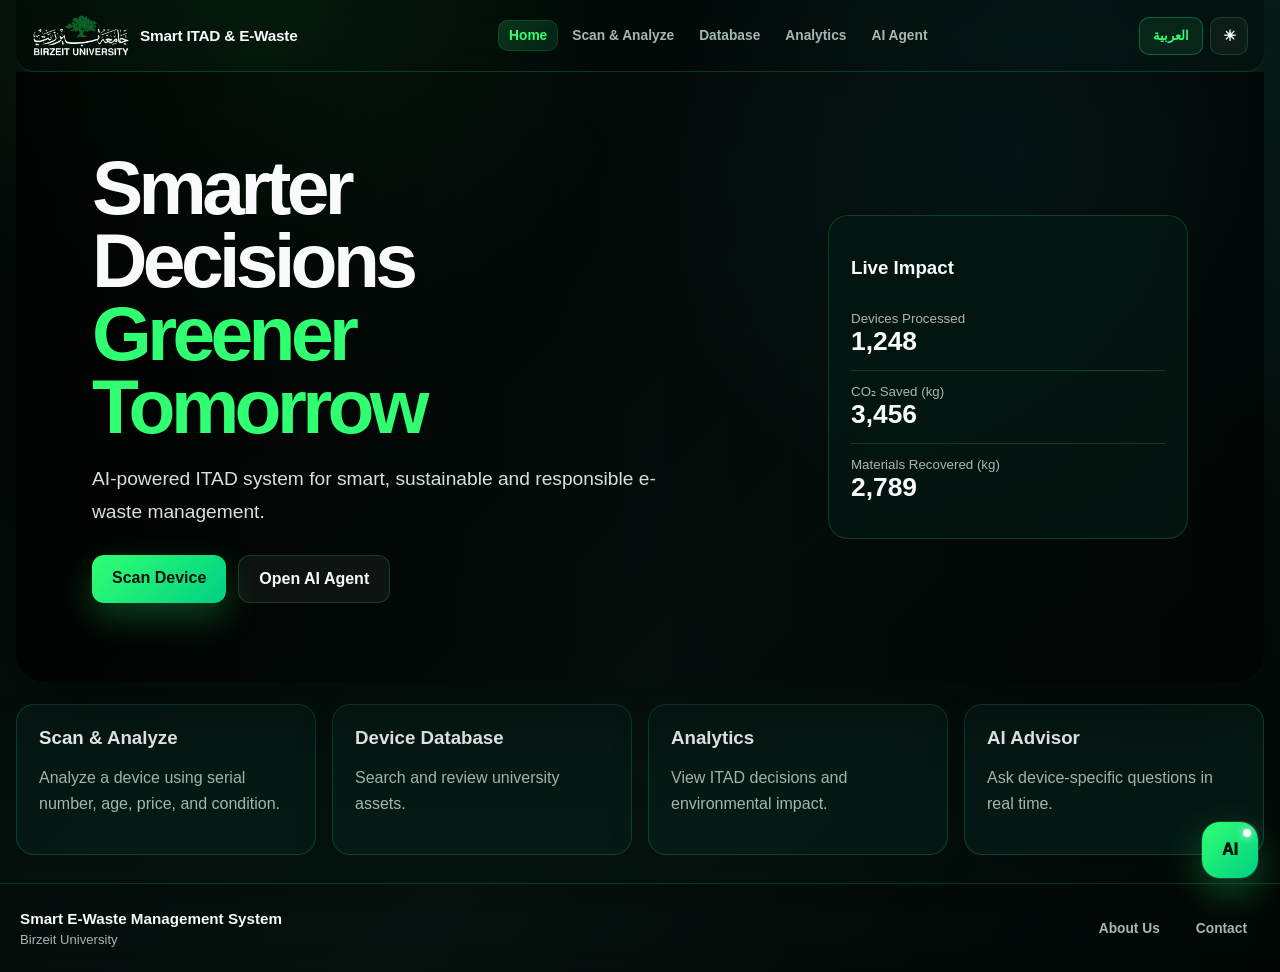
<file: frontend/index.html>
<!DOCTYPE html><html lang="en" dir="ltr"><head>
<meta charset="UTF-8"><meta name="viewport" content="width=device-width,initial-scale=1">
<title>Smart E-Waste</title><link rel="stylesheet" href="css/style.css">
<link rel="stylesheet" href="css/home.css"></head>
<body data-page="home"><div class="container">
<nav class="navbar">
  <a class="brand" href="index.html"><span class="university-logo-wrap">
  <img class="university-logo logo-dark" src="assets/university_logo_darkmode.png" alt="Birzeit University logo">
  <img class="university-logo logo-light" src="assets/university_logo_lightmode.png" alt="Birzeit University logo">
</span><span class="brand-name">Smart ITAD &amp; E-Waste</span></a>
  <div class="nav-links">
    <a href="index.html" data-page-link="home" data-i18n="home">Home</a>
    <a href="scan.html" data-page-link="scan" data-i18n="scan">Scan & Analyze</a>
    <a href="database.html" data-page-link="database" data-i18n="database">Database</a>
    <a href="analytics.html" data-page-link="analytics" data-i18n="analytics">Analytics</a>
    <a href="agent.html" data-page-link="agent" data-i18n="agent">AI Agent</a>
  </div>
  <div class="nav-actions">
    <button class="icon-btn lang-btn" id="langBtn" onclick="toggleLanguage()" aria-label="Change language">عربي</button>
    <button class="icon-btn" id="themeBtn" onclick="toggleTheme()">☀️</button>
    <button class="icon-btn mobile-toggle" onclick="toggleMobile()">☰</button>
  </div>
</nav>
<div class="mobile-menu" id="mobileMenu">
  <a href="index.html" data-page-link="home" data-i18n="home">Home</a>
  <a href="scan.html" data-page-link="scan" data-i18n="scan">Scan & Analyze</a>
  <a href="database.html" data-page-link="database" data-i18n="database">Database</a>
  <a href="analytics.html" data-page-link="analytics" data-i18n="analytics">Analytics</a>
  <a href="agent.html" data-page-link="agent" data-i18n="agent">AI Agent</a>
</div>
</div>
<div class="container">
<section class="hero" id="hero">
<div>
    <h1><span data-i18n="heroTitle">Smarter Decisions</span><strong data-i18n="heroGreen">Greener Tomorrow</strong></h1>
    <p data-i18n="heroText">AI-powered ITAD system for smart, sustainable and responsible e-waste management.</p>
    <div class="hero-actions">
      <a class="btn btn-primary" href="scan.html" data-i18n="scanNow">Scan Device</a>
      <a class="btn btn-secondary" href="agent.html" data-i18n="openAgent">Open AI Agent</a>
    </div>
  </div>
  <div class="impact">
    <h3 data-i18n="liveImpact">Live Impact</h3>
    <div class="impact-row"><small data-i18n="devices">Devices Processed</small><b>1,248</b></div>
    <div class="impact-row"><small data-i18n="co2">CO₂ Saved (kg)</small><b>3,456</b></div>
    <div class="impact-row"><small data-i18n="materials">Materials Recovered (kg)</small><b>2,789</b></div>
  </div>
</section>
<div class="quick">
  <a class="card" href="scan.html"><h3 data-i18n="quickScan">Scan & Analyze</h3><p data-i18n="quickScanText">Analyze a device using serial number, age, price, and condition.</p></a>
  <a class="card" href="database.html"><h3 data-i18n="quickDatabase">Device Database</h3><p data-i18n="quickDatabaseText">Search and review university assets.</p></a>
  <a class="card" href="analytics.html"><h3 data-i18n="quickAnalytics">Analytics</h3><p data-i18n="quickAnalyticsText">View ITAD decisions and environmental impact.</p></a>
  <a class="card" href="agent.html"><h3 data-i18n="quickAgent">AI Advisor</h3><p data-i18n="quickAgentText">Ask device-specific questions in real time.</p></a>
</div>
</div>


<div class="mini-chat-launcher-wrap">
  <button class="mini-chat-launcher" id="miniChatLauncher" type="button" onclick="toggleMiniChat()" aria-label="Open AI chat">
    <span>AI</span>
    <i></i>
  </button>
  <div class="mini-chat-panel" id="miniChatPanel" aria-hidden="true">
    <div class="mini-chat-header">
      <div class="mini-chat-title">
        <div class="mini-chat-avatar">AI</div>
        <div><b>E-Waste Advisor</b><small><i></i> Online</small></div>
      </div>
      <button type="button" onclick="toggleMiniChat()" aria-label="Close chat">×</button>
    </div>
    <div class="mini-chat-messages" id="miniChatMessages">
      <div class="mini-msg ai">Hi! Ask a quick question about a device or e-waste decision.</div>
    </div>
    <div class="mini-chat-device">
      <input id="miniSerial" placeholder="Serial number (optional)">
    </div>
    <div class="mini-chat-input">
      <input id="miniQuestion" placeholder="Type a message..." onkeydown="if(event.key==='Enter')sendMiniChat()">
      <button type="button" onclick="sendMiniChat()">➤</button>
    </div>
  </div>
</div>

<footer class="site-footer">
  <div class="footer-inner">
    <div class="footer-brand">
      <strong>Smart E-Waste Management System</strong>
      <span>Birzeit University</span>
    </div>
    <div class="footer-links">
      <a href="about.html" data-page-link="about" data-i18n="about">About Us</a>
      <a href="contact.html" data-page-link="contact" data-i18n="contact">Contact</a>
    </div>
  </div>
</footer>





<script src="js/app.js"></script>
<script src="js/slider.js"></script>
<script src="js/mini-chat.js"></script>
</body></html>
</file>
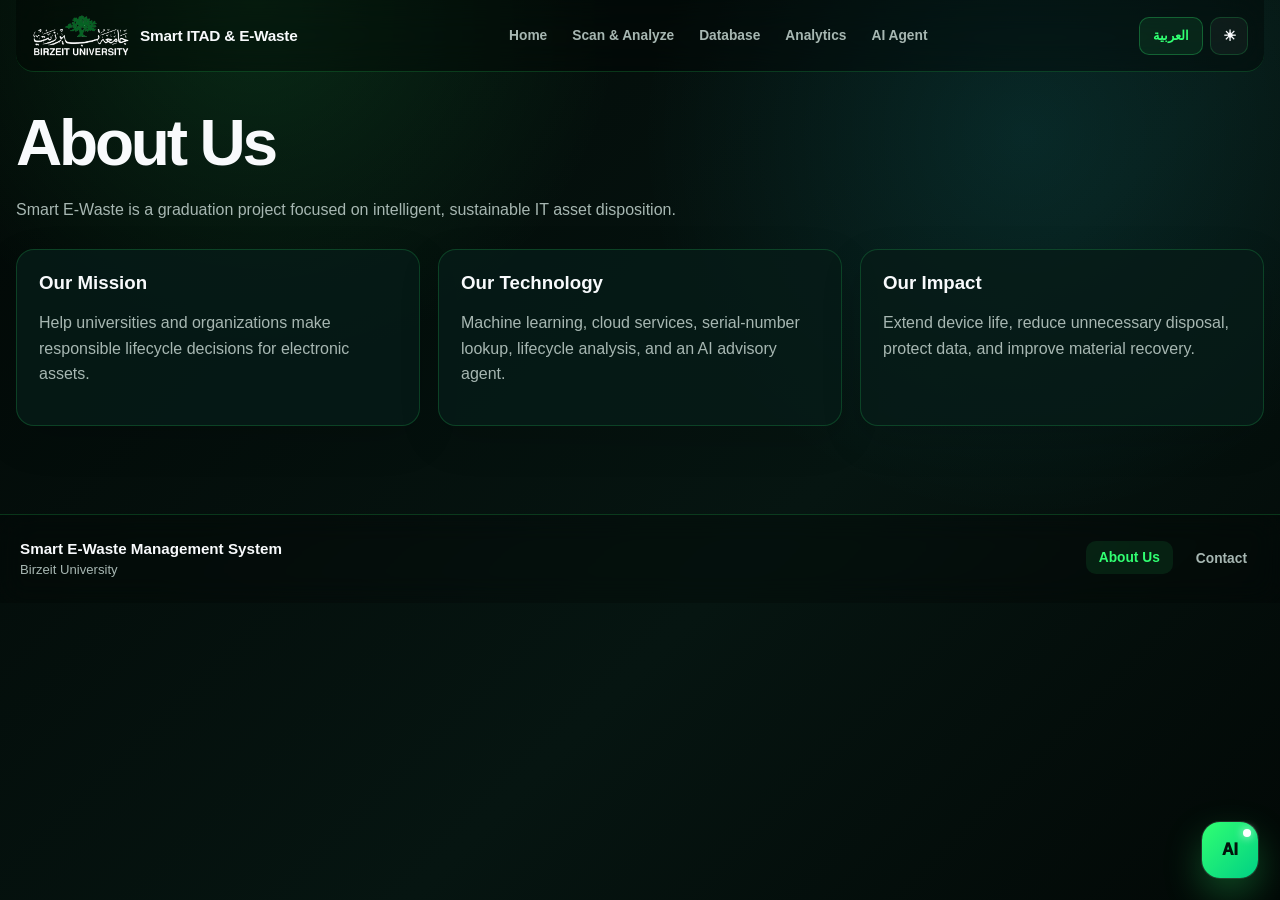
<file: frontend/about.html>
<!DOCTYPE html><html lang="en" dir="ltr"><head>
<meta charset="UTF-8"><meta name="viewport" content="width=device-width,initial-scale=1">
<title>About Us</title><link rel="stylesheet" href="css/style.css"></head>
<body data-page="about"><div class="container">
<nav class="navbar">
  <a class="brand" href="index.html"><span class="university-logo-wrap">
  <img class="university-logo logo-dark" src="assets/university_logo_darkmode.png" alt="Birzeit University logo">
  <img class="university-logo logo-light" src="assets/university_logo_lightmode.png" alt="Birzeit University logo">
</span><span class="brand-name">Smart ITAD &amp; E-Waste</span></a>
  <div class="nav-links">
    <a href="index.html" data-page-link="home" data-i18n="home">Home</a>
    <a href="scan.html" data-page-link="scan" data-i18n="scan">Scan & Analyze</a>
    <a href="database.html" data-page-link="database" data-i18n="database">Database</a>
    <a href="analytics.html" data-page-link="analytics" data-i18n="analytics">Analytics</a>
    <a href="agent.html" data-page-link="agent" data-i18n="agent">AI Agent</a>
  </div>
  <div class="nav-actions">
    <button class="icon-btn lang-btn" id="langBtn" onclick="toggleLanguage()" aria-label="Change language">عربي</button>
    <button class="icon-btn" id="themeBtn" onclick="toggleTheme()">☀️</button>
    <button class="icon-btn mobile-toggle" onclick="toggleMobile()">☰</button>
  </div>
</nav>
<div class="mobile-menu" id="mobileMenu">
  <a href="index.html" data-page-link="home" data-i18n="home">Home</a>
  <a href="scan.html" data-page-link="scan" data-i18n="scan">Scan & Analyze</a>
  <a href="database.html" data-page-link="database" data-i18n="database">Database</a>
  <a href="analytics.html" data-page-link="analytics" data-i18n="analytics">Analytics</a>
  <a href="agent.html" data-page-link="agent" data-i18n="agent">AI Agent</a>
</div>
</div>
<main class="container page-shell">
<div class="page-head"><h1>About Us</h1><p>Smart E-Waste is a graduation project focused on intelligent, sustainable IT asset disposition.</p></div>
<div class="grid-3">
<div class="card"><h3>Our Mission</h3><p>Help universities and organizations make responsible lifecycle decisions for electronic assets.</p></div>
<div class="card"><h3>Our Technology</h3><p>Machine learning, cloud services, serial-number lookup, lifecycle analysis, and an AI advisory agent.</p></div>
<div class="card"><h3>Our Impact</h3><p>Extend device life, reduce unnecessary disposal, protect data, and improve material recovery.</p></div>
</div></main>

<div class="mini-chat-launcher-wrap">
  <button class="mini-chat-launcher" id="miniChatLauncher" type="button" onclick="toggleMiniChat()" aria-label="Open AI chat">
    <span>AI</span>
    <i></i>
  </button>
  <div class="mini-chat-panel" id="miniChatPanel" aria-hidden="true">
    <div class="mini-chat-header">
      <div class="mini-chat-title">
        <div class="mini-chat-avatar">AI</div>
        <div><b>E-Waste Advisor</b><small><i></i> Online</small></div>
      </div>
      <button type="button" onclick="toggleMiniChat()" aria-label="Close chat">×</button>
    </div>
    <div class="mini-chat-messages" id="miniChatMessages">
      <div class="mini-msg ai">Hi! Ask a quick question about a device or e-waste decision.</div>
    </div>
    <div class="mini-chat-device">
      <input id="miniSerial" placeholder="Serial number (optional)">
    </div>
    <div class="mini-chat-input">
      <input id="miniQuestion" placeholder="Type a message..." onkeydown="if(event.key==='Enter')sendMiniChat()">
      <button type="button" onclick="sendMiniChat()">➤</button>
    </div>
  </div>
</div>

<footer class="site-footer">
  <div class="footer-inner">
    <div class="footer-brand">
      <strong>Smart E-Waste Management System</strong>
      <span>Birzeit University</span>
    </div>
    <div class="footer-links">
      <a href="about.html" data-page-link="about" data-i18n="about">About Us</a>
      <a href="contact.html" data-page-link="contact" data-i18n="contact">Contact</a>
    </div>
  </div>
</footer>




<script src="js/app.js"></script>
<script src="js/mini-chat.js"></script>
</body></html>
</file>
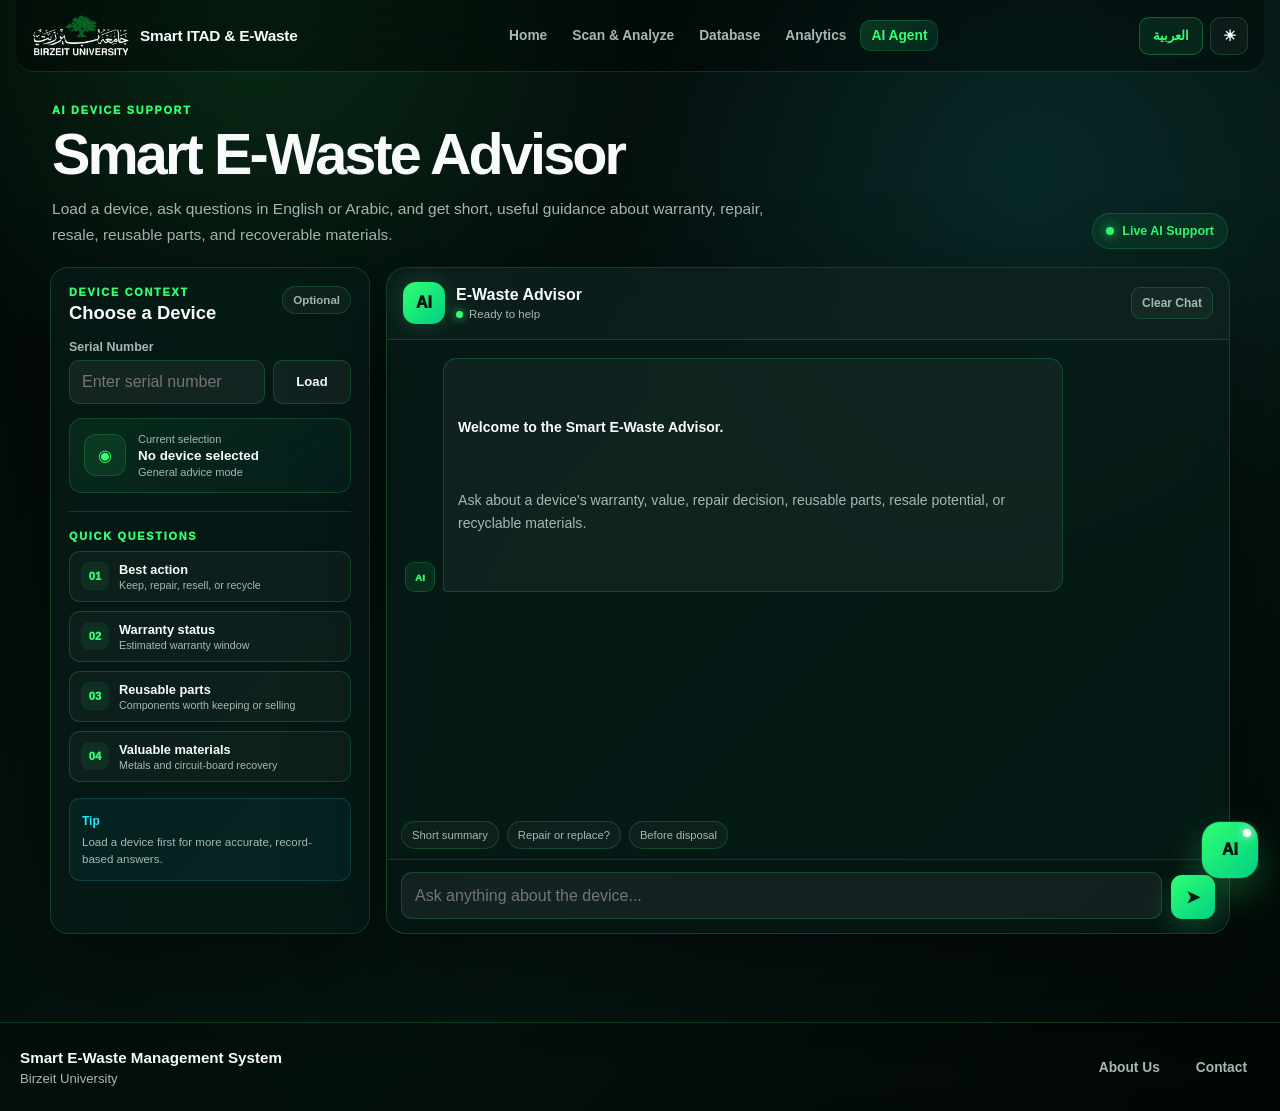
<file: frontend/agent.html>
<!DOCTYPE html><html lang="en" dir="ltr"><head>
<meta charset="UTF-8"><meta name="viewport" content="width=device-width,initial-scale=1">
<title>AI Advisor</title><link rel="stylesheet" href="css/style.css">
<link rel="stylesheet" href="css/agent.css"></head>
<body data-page="agent"><div class="container">
<nav class="navbar">
  <a class="brand" href="index.html"><span class="university-logo-wrap">
  <img class="university-logo logo-dark" src="assets/university_logo_darkmode.png" alt="Birzeit University logo">
  <img class="university-logo logo-light" src="assets/university_logo_lightmode.png" alt="Birzeit University logo">
</span><span class="brand-name">Smart ITAD &amp; E-Waste</span></a>
  <div class="nav-links">
    <a href="index.html" data-page-link="home" data-i18n="home">Home</a>
    <a href="scan.html" data-page-link="scan" data-i18n="scan">Scan & Analyze</a>
    <a href="database.html" data-page-link="database" data-i18n="database">Database</a>
    <a href="analytics.html" data-page-link="analytics" data-i18n="analytics">Analytics</a>
    <a href="agent.html" data-page-link="agent" data-i18n="agent">AI Agent</a>
  </div>
  <div class="nav-actions">
    <button class="icon-btn lang-btn" id="langBtn" onclick="toggleLanguage()" aria-label="Change language">عربي</button>
    <button class="icon-btn" id="themeBtn" onclick="toggleTheme()">☀️</button>
    <button class="icon-btn mobile-toggle" onclick="toggleMobile()">☰</button>
  </div>
</nav>
<div class="mobile-menu" id="mobileMenu">
  <a href="index.html" data-page-link="home" data-i18n="home">Home</a>
  <a href="scan.html" data-page-link="scan" data-i18n="scan">Scan & Analyze</a>
  <a href="database.html" data-page-link="database" data-i18n="database">Database</a>
  <a href="analytics.html" data-page-link="analytics" data-i18n="analytics">Analytics</a>
  <a href="agent.html" data-page-link="agent" data-i18n="agent">AI Agent</a>
</div>
</div>


<main class="container page-shell agent-page-pro">
  <div class="agent-hero-pro">
    <div>
      <span class="section-kicker">AI DEVICE SUPPORT</span>
      <h1>Smart E-Waste Advisor</h1>
      <p>Load a device, ask questions in English or Arabic, and get short, useful guidance about warranty, repair, resale, reusable parts, and recoverable materials.</p>
    </div>
    <div class="agent-hero-badge">
      <span class="agent-status-dot"></span>
      Live AI Support
    </div>
  </div>

  <section class="agent-workspace-pro">
    <aside class="agent-context-pro">
      <div class="context-head-pro">
        <div>
          <span class="panel-kicker">DEVICE CONTEXT</span>
          <h2>Choose a Device</h2>
        </div>
        <span class="panel-chip">Optional</span>
      </div>

      <div class="field-group">
        <label for="serial">Serial Number</label>
        <div class="serial-inline">
          <input id="serial" placeholder="Enter serial number" autocomplete="off">
          <button class="btn btn-secondary load-device-btn" type="button" onclick="loadAgentDevice()">Load</button>
        </div>
      </div>

      <div class="device-preview-pro">
        <div class="device-preview-icon">◉</div>
        <div>
          <small>Current selection</small>
          <b id="deviceStatus">No device selected</b>
          <span id="deviceMeta">General advice mode</span>
        </div>
      </div>

      <div class="context-divider"></div>

      <div class="quick-prompts-pro">
        <span class="panel-kicker">QUICK QUESTIONS</span>
        <button type="button" onclick="usePrompt('What is the best action for this device?')">
          <span>01</span><div><b>Best action</b><small>Keep, repair, resell, or recycle</small></div>
        </button>
        <button type="button" onclick="usePrompt('Is this device still under warranty?')">
          <span>02</span><div><b>Warranty status</b><small>Estimated warranty window</small></div>
        </button>
        <button type="button" onclick="usePrompt('Which parts can be reused or sold?')">
          <span>03</span><div><b>Reusable parts</b><small>Components worth keeping or selling</small></div>
        </button>
        <button type="button" onclick="usePrompt('What valuable materials can be recovered?')">
          <span>04</span><div><b>Valuable materials</b><small>Metals and circuit-board recovery</small></div>
        </button>
      </div>

      <div class="advisor-note-pro">
        <strong>Tip</strong>
        <p>Load a device first for more accurate, record-based answers.</p>
      </div>

      <div class="status agent-side-status" id="agentStatus"></div>
    </aside>

    <section class="agent-chat-pro">
      <div class="chat-topbar-pro">
        <div class="chatbot-agent">
          <div class="chatbot-avatar">AI</div>
          <div>
            <h2>E-Waste Advisor</h2>
            <span><i></i> Ready to help</span>
          </div>
        </div>
        <div class="chat-top-actions">
          <button class="chat-clear-btn" type="button" onclick="clearChat()">Clear Chat</button>
        </div>
      </div>

      <div class="chatbot-messages pro-messages" id="chat">
        <div class="chat-message assistant">
          <div class="message-avatar">AI</div>
          <div class="message-bubble welcome-bubble">
            <strong>Welcome to the Smart E-Waste Advisor.</strong>
            <span>Ask about a device's warranty, value, repair decision, reusable parts, resale potential, or recyclable materials.</span>
          </div>
        </div>
      </div>

      <div class="chat-suggestions-pro">
        <button type="button" onclick="usePrompt('Give me a short summary of this device.')">Short summary</button>
        <button type="button" onclick="usePrompt('Should this device be repaired or replaced?')">Repair or replace?</button>
        <button type="button" onclick="usePrompt('What should be done before disposal?')">Before disposal</button>
      </div>

      <div class="chatbot-composer pro-composer">
        <textarea id="question" rows="1" placeholder="Ask anything about the device..." onkeydown="handleComposerKey(event)"></textarea>
        <button class="chat-send-btn" type="button" onclick="askAgent()" aria-label="Send message">➤</button>
      </div>
    </section>
  </section>
</main>

<div class="mini-chat-launcher-wrap">
  <button class="mini-chat-launcher" id="miniChatLauncher" type="button" onclick="toggleMiniChat()" aria-label="Open AI chat">
    <span>AI</span>
    <i></i>
  </button>
  <div class="mini-chat-panel" id="miniChatPanel" aria-hidden="true">
    <div class="mini-chat-header">
      <div class="mini-chat-title">
        <div class="mini-chat-avatar">AI</div>
        <div><b>E-Waste Advisor</b><small><i></i> Online</small></div>
      </div>
      <button type="button" onclick="toggleMiniChat()" aria-label="Close chat">×</button>
    </div>
    <div class="mini-chat-messages" id="miniChatMessages">
      <div class="mini-msg ai">Hi! Ask a quick question about a device or e-waste decision.</div>
    </div>
    <div class="mini-chat-device">
      <input id="miniSerial" placeholder="Serial number (optional)">
    </div>
    <div class="mini-chat-input">
      <input id="miniQuestion" placeholder="Type a message..." onkeydown="if(event.key==='Enter')sendMiniChat()">
      <button type="button" onclick="sendMiniChat()">➤</button>
    </div>
  </div>
</div>

<footer class="site-footer">
  <div class="footer-inner">
    <div class="footer-brand">
      <strong>Smart E-Waste Management System</strong>
      <span>Birzeit University</span>
    </div>
    <div class="footer-links">
      <a href="about.html" data-page-link="about" data-i18n="about">About Us</a>
      <a href="contact.html" data-page-link="contact" data-i18n="contact">Contact</a>
    </div>
  </div>
</footer>






<script src="js/app.js"></script>
<script src="js/agent.js"></script>
<script src="js/mini-chat.js"></script>
</body></html>
</file>
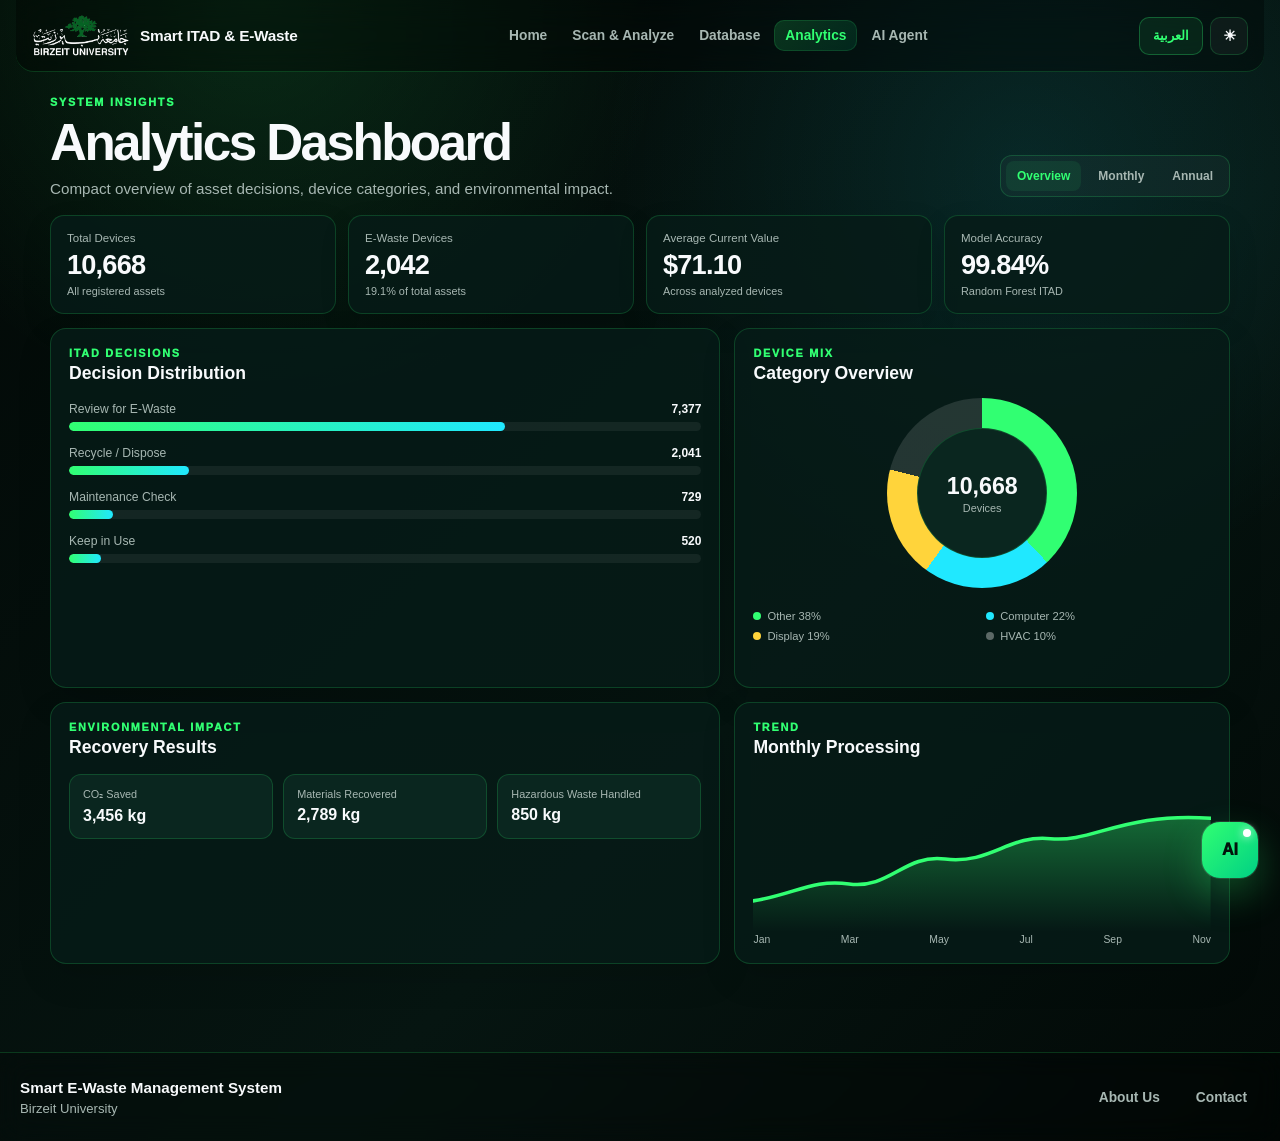
<file: frontend/analytics.html>
<!DOCTYPE html><html lang="en" dir="ltr"><head>
<meta charset="UTF-8"><meta name="viewport" content="width=device-width,initial-scale=1">
<title>Analytics</title><link rel="stylesheet" href="css/style.css">
<link rel="stylesheet" href="css/analytics.css"></head>
<body data-page="analytics"><div class="container">
<nav class="navbar">
  <a class="brand" href="index.html"><span class="university-logo-wrap">
  <img class="university-logo logo-dark" src="assets/university_logo_darkmode.png" alt="Birzeit University logo">
  <img class="university-logo logo-light" src="assets/university_logo_lightmode.png" alt="Birzeit University logo">
</span><span class="brand-name">Smart ITAD &amp; E-Waste</span></a>
  <div class="nav-links">
    <a href="index.html" data-page-link="home" data-i18n="home">Home</a>
    <a href="scan.html" data-page-link="scan" data-i18n="scan">Scan & Analyze</a>
    <a href="database.html" data-page-link="database" data-i18n="database">Database</a>
    <a href="analytics.html" data-page-link="analytics" data-i18n="analytics">Analytics</a>
    <a href="agent.html" data-page-link="agent" data-i18n="agent">AI Agent</a>
  </div>
  <div class="nav-actions">
    <button class="icon-btn lang-btn" id="langBtn" onclick="toggleLanguage()" aria-label="Change language">عربي</button>
    <button class="icon-btn" id="themeBtn" onclick="toggleTheme()">☀️</button>
    <button class="icon-btn mobile-toggle" onclick="toggleMobile()">☰</button>
  </div>
</nav>
<div class="mobile-menu" id="mobileMenu">
  <a href="index.html" data-page-link="home" data-i18n="home">Home</a>
  <a href="scan.html" data-page-link="scan" data-i18n="scan">Scan & Analyze</a>
  <a href="database.html" data-page-link="database" data-i18n="database">Database</a>
  <a href="analytics.html" data-page-link="analytics" data-i18n="analytics">Analytics</a>
  <a href="agent.html" data-page-link="agent" data-i18n="agent">AI Agent</a>
</div>
</div>

<main class="container page-shell analytics-page">
  <div class="analytics-head">
    <div>
      <span class="section-kicker">SYSTEM INSIGHTS</span>
      <h1>Analytics Dashboard</h1>
      <p>Compact overview of asset decisions, device categories, and environmental impact.</p>
    </div>
    <div class="analytics-range">
      <button class="active">Overview</button>
      <button>Monthly</button>
      <button>Annual</button>
    </div>
  </div>

  <section class="analytics-kpis">
    <article class="kpi-card">
      <small>Total Devices</small>
      <b>10,668</b>
      <span>All registered assets</span>
    </article>
    <article class="kpi-card">
      <small>E-Waste Devices</small>
      <b>2,042</b>
      <span>19.1% of total assets</span>
    </article>
    <article class="kpi-card">
      <small>Average Current Value</small>
      <b>$71.10</b>
      <span>Across analyzed devices</span>
    </article>
    <article class="kpi-card">
      <small>Model Accuracy</small>
      <b>99.84%</b>
      <span>Random Forest ITAD</span>
    </article>
  </section>

  <section class="analytics-grid">
    <article class="analytics-card chart-card">
      <div class="analytics-card-head">
        <div>
          <span class="panel-kicker">ITAD DECISIONS</span>
          <h2>Decision Distribution</h2>
        </div>
      </div>
      <div class="bar-chart">
        <div class="bar-item">
          <div class="bar-label"><span>Review for E-Waste</span><b>7,377</b></div>
          <div class="bar-track"><i style="width:69%"></i></div>
        </div>
        <div class="bar-item">
          <div class="bar-label"><span>Recycle / Dispose</span><b>2,041</b></div>
          <div class="bar-track"><i style="width:19%"></i></div>
        </div>
        <div class="bar-item">
          <div class="bar-label"><span>Maintenance Check</span><b>729</b></div>
          <div class="bar-track"><i style="width:7%"></i></div>
        </div>
        <div class="bar-item">
          <div class="bar-label"><span>Keep in Use</span><b>520</b></div>
          <div class="bar-track"><i style="width:5%"></i></div>
        </div>
      </div>
    </article>

    <article class="analytics-card donut-card">
      <div class="analytics-card-head">
        <div>
          <span class="panel-kicker">DEVICE MIX</span>
          <h2>Category Overview</h2>
        </div>
      </div>
      <div class="donut-wrap">
        <div class="donut"></div>
        <div class="donut-center"><b>10,668</b><span>Devices</span></div>
      </div>
      <div class="legend">
        <span><i class="c1"></i>Other 38%</span>
        <span><i class="c2"></i>Computer 22%</span>
        <span><i class="c3"></i>Display 19%</span>
        <span><i class="c4"></i>HVAC 10%</span>
      </div>
    </article>

    <article class="analytics-card impact-card-small">
      <div class="analytics-card-head">
        <div>
          <span class="panel-kicker">ENVIRONMENTAL IMPACT</span>
          <h2>Recovery Results</h2>
        </div>
      </div>
      <div class="impact-metrics">
        <div><small>CO₂ Saved</small><b>3,456 kg</b></div>
        <div><small>Materials Recovered</small><b>2,789 kg</b></div>
        <div><small>Hazardous Waste Handled</small><b>850 kg</b></div>
      </div>
    </article>

    <article class="analytics-card trend-card">
      <div class="analytics-card-head">
        <div>
          <span class="panel-kicker">TREND</span>
          <h2>Monthly Processing</h2>
        </div>
      </div>
      <div class="mini-line-chart">
        <svg viewBox="0 0 500 180" preserveAspectRatio="none" aria-label="Monthly processing trend">
          <defs>
            <linearGradient id="areaFill" x1="0" y1="0" x2="0" y2="1">
              <stop offset="0%" stop-color="#31ff72" stop-opacity=".35"/>
              <stop offset="100%" stop-color="#31ff72" stop-opacity="0"/>
            </linearGradient>
          </defs>
          <path class="area" d="M0,145 C45,138 65,120 105,126 C150,132 165,92 210,98 C260,104 280,70 325,75 C370,80 405,45 500,52 L500,180 L0,180 Z"/>
          <path class="line" d="M0,145 C45,138 65,120 105,126 C150,132 165,92 210,98 C260,104 280,70 325,75 C370,80 405,45 500,52"/>
        </svg>
        <div class="chart-months"><span>Jan</span><span>Mar</span><span>May</span><span>Jul</span><span>Sep</span><span>Nov</span></div>
      </div>
    </article>
  </section>
</main>

<div class="mini-chat-launcher-wrap">
  <button class="mini-chat-launcher" id="miniChatLauncher" type="button" onclick="toggleMiniChat()" aria-label="Open AI chat">
    <span>AI</span>
    <i></i>
  </button>
  <div class="mini-chat-panel" id="miniChatPanel" aria-hidden="true">
    <div class="mini-chat-header">
      <div class="mini-chat-title">
        <div class="mini-chat-avatar">AI</div>
        <div><b>E-Waste Advisor</b><small><i></i> Online</small></div>
      </div>
      <button type="button" onclick="toggleMiniChat()" aria-label="Close chat">×</button>
    </div>
    <div class="mini-chat-messages" id="miniChatMessages">
      <div class="mini-msg ai">Hi! Ask a quick question about a device or e-waste decision.</div>
    </div>
    <div class="mini-chat-device">
      <input id="miniSerial" placeholder="Serial number (optional)">
    </div>
    <div class="mini-chat-input">
      <input id="miniQuestion" placeholder="Type a message..." onkeydown="if(event.key==='Enter')sendMiniChat()">
      <button type="button" onclick="sendMiniChat()">➤</button>
    </div>
  </div>
</div>

<footer class="site-footer">
  <div class="footer-inner">
    <div class="footer-brand">
      <strong>Smart E-Waste Management System</strong>
      <span>Birzeit University</span>
    </div>
    <div class="footer-links">
      <a href="about.html" data-page-link="about" data-i18n="about">About Us</a>
      <a href="contact.html" data-page-link="contact" data-i18n="contact">Contact</a>
    </div>
  </div>
</footer>




<script src="js/app.js"></script>
<script src="js/analytics.js"></script>
<script src="js/mini-chat.js"></script>
</body></html>
</file>
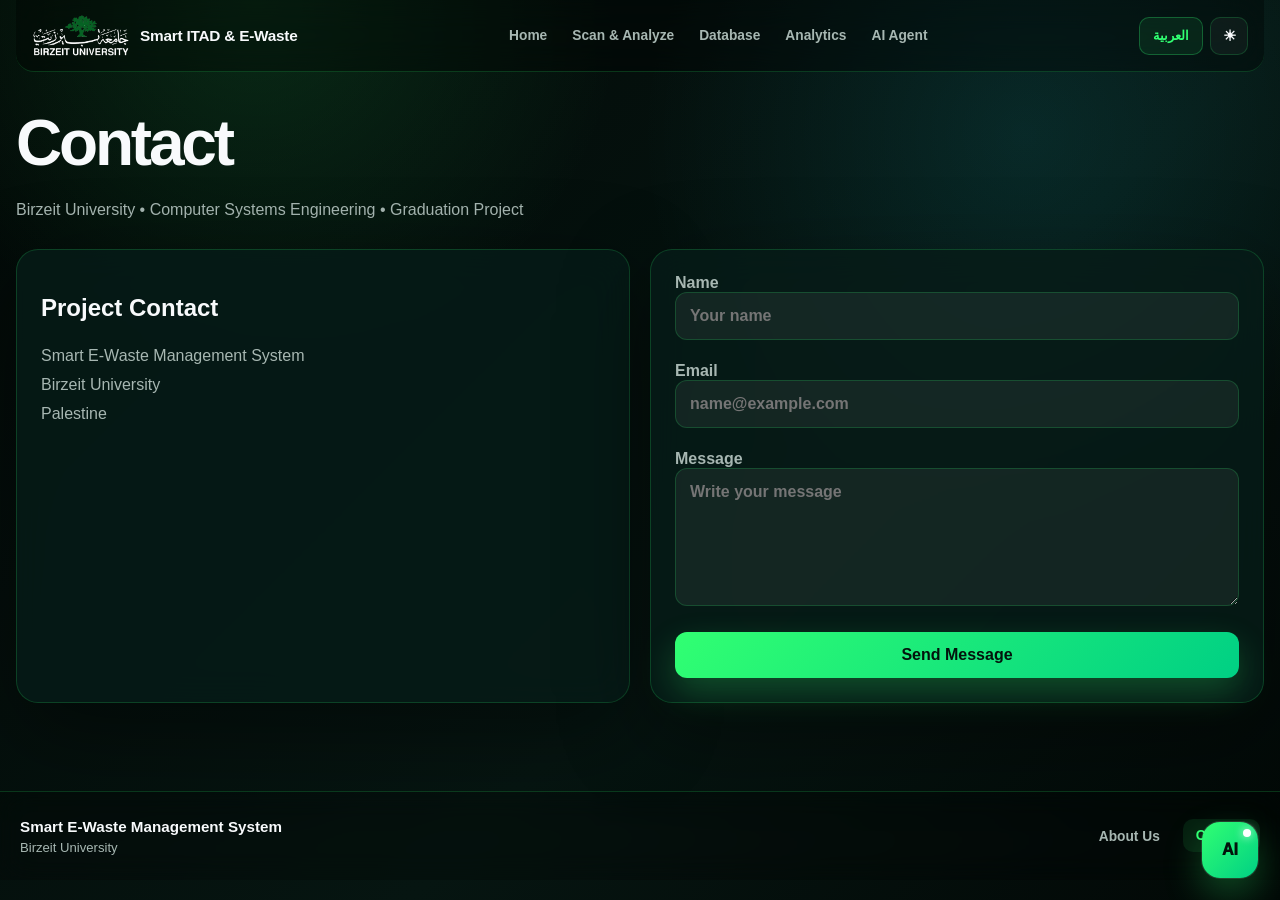
<file: frontend/contact.html>
<!DOCTYPE html><html lang="en" dir="ltr"><head>
<meta charset="UTF-8"><meta name="viewport" content="width=device-width,initial-scale=1">
<title>Contact</title><link rel="stylesheet" href="css/style.css"></head>
<body data-page="contact"><div class="container">
<nav class="navbar">
  <a class="brand" href="index.html"><span class="university-logo-wrap">
  <img class="university-logo logo-dark" src="assets/university_logo_darkmode.png" alt="Birzeit University logo">
  <img class="university-logo logo-light" src="assets/university_logo_lightmode.png" alt="Birzeit University logo">
</span><span class="brand-name">Smart ITAD &amp; E-Waste</span></a>
  <div class="nav-links">
    <a href="index.html" data-page-link="home" data-i18n="home">Home</a>
    <a href="scan.html" data-page-link="scan" data-i18n="scan">Scan & Analyze</a>
    <a href="database.html" data-page-link="database" data-i18n="database">Database</a>
    <a href="analytics.html" data-page-link="analytics" data-i18n="analytics">Analytics</a>
    <a href="agent.html" data-page-link="agent" data-i18n="agent">AI Agent</a>
  </div>
  <div class="nav-actions">
    <button class="icon-btn lang-btn" id="langBtn" onclick="toggleLanguage()" aria-label="Change language">عربي</button>
    <button class="icon-btn" id="themeBtn" onclick="toggleTheme()">☀️</button>
    <button class="icon-btn mobile-toggle" onclick="toggleMobile()">☰</button>
  </div>
</nav>
<div class="mobile-menu" id="mobileMenu">
  <a href="index.html" data-page-link="home" data-i18n="home">Home</a>
  <a href="scan.html" data-page-link="scan" data-i18n="scan">Scan & Analyze</a>
  <a href="database.html" data-page-link="database" data-i18n="database">Database</a>
  <a href="analytics.html" data-page-link="analytics" data-i18n="analytics">Analytics</a>
  <a href="agent.html" data-page-link="agent" data-i18n="agent">AI Agent</a>
</div>
</div>
<main class="container page-shell">
<div class="page-head"><h1>Contact</h1><p>Birzeit University • Computer Systems Engineering • Graduation Project</p></div>
<div class="grid-2">
<div class="panel"><h2>Project Contact</h2><p style="color:var(--muted);line-height:1.8">Smart E-Waste Management System<br>Birzeit University<br>Palestine</p></div>
<div class="panel"><div class="form-grid"><label>Name<input placeholder="Your name"></label><label>Email<input type="email" placeholder="name@example.com"></label><label>Message<textarea rows="6" placeholder="Write your message"></textarea></label><button class="btn btn-primary">Send Message</button></div></div>
</div></main>

<div class="mini-chat-launcher-wrap">
  <button class="mini-chat-launcher" id="miniChatLauncher" type="button" onclick="toggleMiniChat()" aria-label="Open AI chat">
    <span>AI</span>
    <i></i>
  </button>
  <div class="mini-chat-panel" id="miniChatPanel" aria-hidden="true">
    <div class="mini-chat-header">
      <div class="mini-chat-title">
        <div class="mini-chat-avatar">AI</div>
        <div><b>E-Waste Advisor</b><small><i></i> Online</small></div>
      </div>
      <button type="button" onclick="toggleMiniChat()" aria-label="Close chat">×</button>
    </div>
    <div class="mini-chat-messages" id="miniChatMessages">
      <div class="mini-msg ai">Hi! Ask a quick question about a device or e-waste decision.</div>
    </div>
    <div class="mini-chat-device">
      <input id="miniSerial" placeholder="Serial number (optional)">
    </div>
    <div class="mini-chat-input">
      <input id="miniQuestion" placeholder="Type a message..." onkeydown="if(event.key==='Enter')sendMiniChat()">
      <button type="button" onclick="sendMiniChat()">➤</button>
    </div>
  </div>
</div>

<footer class="site-footer">
  <div class="footer-inner">
    <div class="footer-brand">
      <strong>Smart E-Waste Management System</strong>
      <span>Birzeit University</span>
    </div>
    <div class="footer-links">
      <a href="about.html" data-page-link="about" data-i18n="about">About Us</a>
      <a href="contact.html" data-page-link="contact" data-i18n="contact">Contact</a>
    </div>
  </div>
</footer>




<script src="js/app.js"></script>
<script src="js/mini-chat.js"></script>
</body></html>
</file>
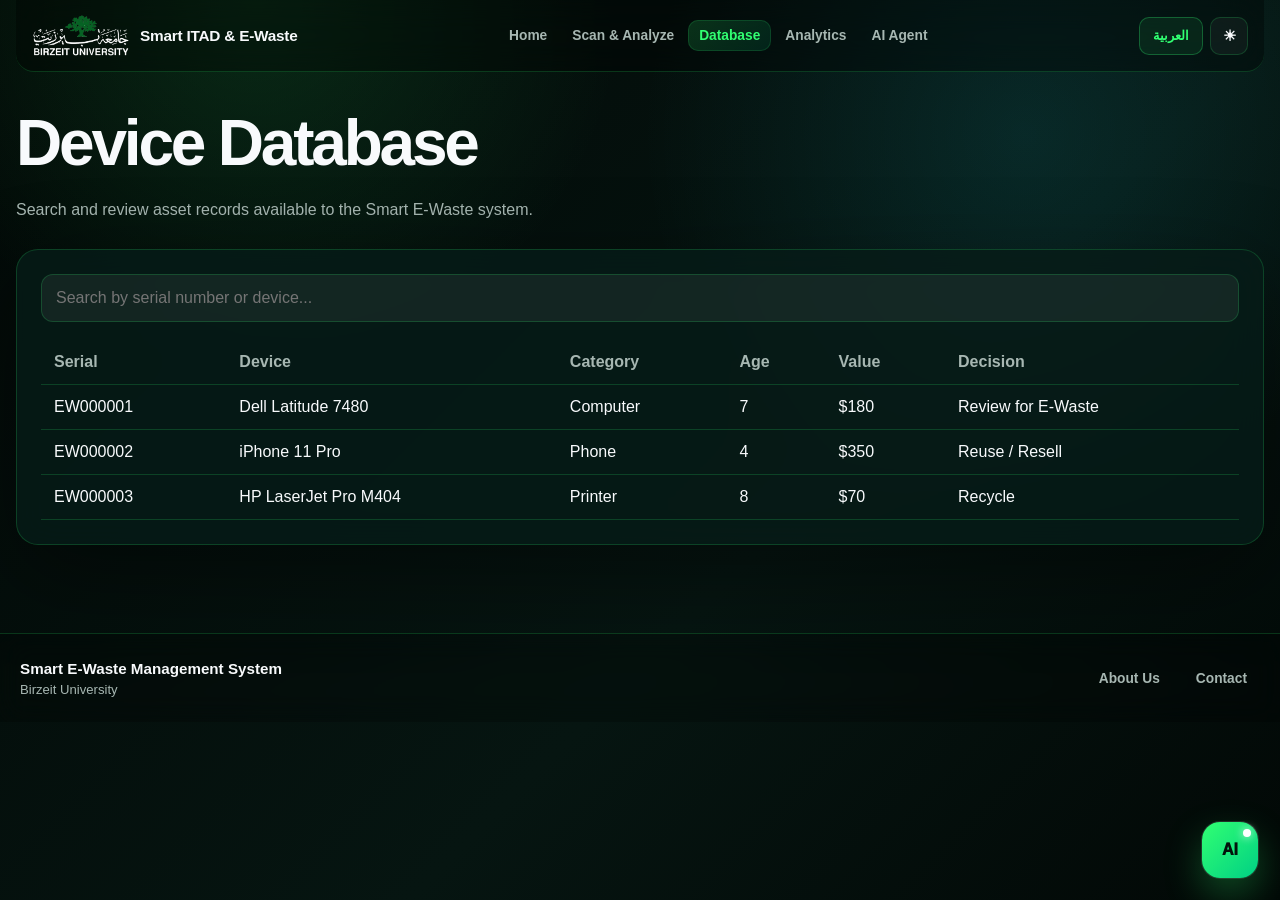
<file: frontend/database.html>
<!DOCTYPE html><html lang="en" dir="ltr"><head>
<meta charset="UTF-8"><meta name="viewport" content="width=device-width,initial-scale=1">
<title>Device Database</title><link rel="stylesheet" href="css/style.css">
<link rel="stylesheet" href="css/database.css"></head>
<body data-page="database"><div class="container">
<nav class="navbar">
  <a class="brand" href="index.html"><span class="university-logo-wrap">
  <img class="university-logo logo-dark" src="assets/university_logo_darkmode.png" alt="Birzeit University logo">
  <img class="university-logo logo-light" src="assets/university_logo_lightmode.png" alt="Birzeit University logo">
</span><span class="brand-name">Smart ITAD &amp; E-Waste</span></a>
  <div class="nav-links">
    <a href="index.html" data-page-link="home" data-i18n="home">Home</a>
    <a href="scan.html" data-page-link="scan" data-i18n="scan">Scan & Analyze</a>
    <a href="database.html" data-page-link="database" data-i18n="database">Database</a>
    <a href="analytics.html" data-page-link="analytics" data-i18n="analytics">Analytics</a>
    <a href="agent.html" data-page-link="agent" data-i18n="agent">AI Agent</a>
  </div>
  <div class="nav-actions">
    <button class="icon-btn lang-btn" id="langBtn" onclick="toggleLanguage()" aria-label="Change language">عربي</button>
    <button class="icon-btn" id="themeBtn" onclick="toggleTheme()">☀️</button>
    <button class="icon-btn mobile-toggle" onclick="toggleMobile()">☰</button>
  </div>
</nav>
<div class="mobile-menu" id="mobileMenu">
  <a href="index.html" data-page-link="home" data-i18n="home">Home</a>
  <a href="scan.html" data-page-link="scan" data-i18n="scan">Scan & Analyze</a>
  <a href="database.html" data-page-link="database" data-i18n="database">Database</a>
  <a href="analytics.html" data-page-link="analytics" data-i18n="analytics">Analytics</a>
  <a href="agent.html" data-page-link="agent" data-i18n="agent">AI Agent</a>
</div>
</div>
<main class="container page-shell">
<div class="page-head"><h1>Device Database</h1><p>Search and review asset records available to the Smart E-Waste system.</p></div>
<section class="panel">
<input id="search" placeholder="Search by serial number or device..." oninput="filterRows()">
<div style="overflow:auto;margin-top:18px"><table><thead><tr><th>Serial</th><th>Device</th><th>Category</th><th>Age</th><th>Value</th><th>Decision</th></tr></thead>
<tbody id="rows">
<tr><td>EW000001</td><td>Dell Latitude 7480</td><td>Computer</td><td>7</td><td>$180</td><td>Review for E-Waste</td></tr>
<tr><td>EW000002</td><td>iPhone 11 Pro</td><td>Phone</td><td>4</td><td>$350</td><td>Reuse / Resell</td></tr>
<tr><td>EW000003</td><td>HP LaserJet Pro M404</td><td>Printer</td><td>8</td><td>$70</td><td>Recycle</td></tr>
</tbody></table></div>
</section></main>

<div class="mini-chat-launcher-wrap">
  <button class="mini-chat-launcher" id="miniChatLauncher" type="button" onclick="toggleMiniChat()" aria-label="Open AI chat">
    <span>AI</span>
    <i></i>
  </button>
  <div class="mini-chat-panel" id="miniChatPanel" aria-hidden="true">
    <div class="mini-chat-header">
      <div class="mini-chat-title">
        <div class="mini-chat-avatar">AI</div>
        <div><b>E-Waste Advisor</b><small><i></i> Online</small></div>
      </div>
      <button type="button" onclick="toggleMiniChat()" aria-label="Close chat">×</button>
    </div>
    <div class="mini-chat-messages" id="miniChatMessages">
      <div class="mini-msg ai">Hi! Ask a quick question about a device or e-waste decision.</div>
    </div>
    <div class="mini-chat-device">
      <input id="miniSerial" placeholder="Serial number (optional)">
    </div>
    <div class="mini-chat-input">
      <input id="miniQuestion" placeholder="Type a message..." onkeydown="if(event.key==='Enter')sendMiniChat()">
      <button type="button" onclick="sendMiniChat()">➤</button>
    </div>
  </div>
</div>

<footer class="site-footer">
  <div class="footer-inner">
    <div class="footer-brand">
      <strong>Smart E-Waste Management System</strong>
      <span>Birzeit University</span>
    </div>
    <div class="footer-links">
      <a href="about.html" data-page-link="about" data-i18n="about">About Us</a>
      <a href="contact.html" data-page-link="contact" data-i18n="contact">Contact</a>
    </div>
  </div>
</footer>




<script src="js/app.js"></script>
<script src="js/database.js"></script>
<script src="js/mini-chat.js"></script>
</body></html>
</file>
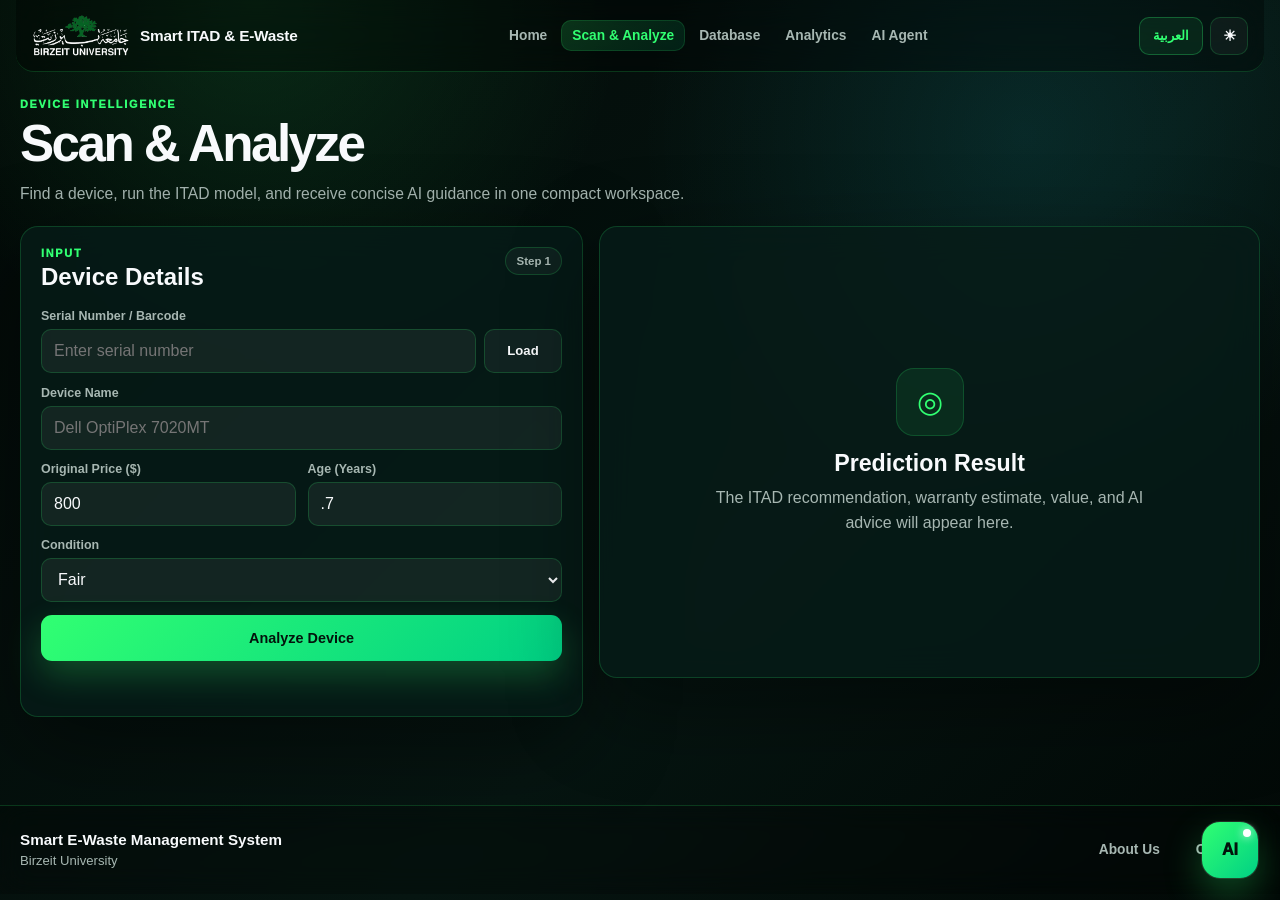
<file: frontend/scan.html>
<!DOCTYPE html><html lang="en" dir="ltr"><head>
<meta charset="UTF-8"><meta name="viewport" content="width=device-width,initial-scale=1">
<title>Scan & Analyze</title><link rel="stylesheet" href="css/style.css">
<link rel="stylesheet" href="css/scan.css"></head>
<body data-page="scan"><div class="container">
<nav class="navbar">
  <a class="brand" href="index.html"><span class="university-logo-wrap">
  <img class="university-logo logo-dark" src="assets/university_logo_darkmode.png" alt="Birzeit University logo">
  <img class="university-logo logo-light" src="assets/university_logo_lightmode.png" alt="Birzeit University logo">
</span><span class="brand-name">Smart ITAD &amp; E-Waste</span></a>
  <div class="nav-links">
    <a href="index.html" data-page-link="home" data-i18n="home">Home</a>
    <a href="scan.html" data-page-link="scan" data-i18n="scan">Scan & Analyze</a>
    <a href="database.html" data-page-link="database" data-i18n="database">Database</a>
    <a href="analytics.html" data-page-link="analytics" data-i18n="analytics">Analytics</a>
    <a href="agent.html" data-page-link="agent" data-i18n="agent">AI Agent</a>
  </div>
  <div class="nav-actions">
    <button class="icon-btn lang-btn" id="langBtn" onclick="toggleLanguage()" aria-label="Change language">عربي</button>
    <button class="icon-btn" id="themeBtn" onclick="toggleTheme()">☀️</button>
    <button class="icon-btn mobile-toggle" onclick="toggleMobile()">☰</button>
  </div>
</nav>
<div class="mobile-menu" id="mobileMenu">
  <a href="index.html" data-page-link="home" data-i18n="home">Home</a>
  <a href="scan.html" data-page-link="scan" data-i18n="scan">Scan & Analyze</a>
  <a href="database.html" data-page-link="database" data-i18n="database">Database</a>
  <a href="analytics.html" data-page-link="analytics" data-i18n="analytics">Analytics</a>
  <a href="agent.html" data-page-link="agent" data-i18n="agent">AI Agent</a>
</div>
</div>

<main class="container page-shell scan-page">
  <div class="page-head compact-head">
    <div>
      <span class="section-kicker">DEVICE INTELLIGENCE</span>
      <h1>Scan & Analyze</h1>
      <p>Find a device, run the ITAD model, and receive concise AI guidance in one compact workspace.</p>
    </div>
  </div>

  <div class="scan-layout">
    <section class="panel scan-form-panel">
      <div class="panel-title-row">
        <div>
          <span class="panel-kicker">INPUT</span>
          <h2>Device Details</h2>
        </div>
        <span class="panel-chip">Step 1</span>
      </div>

      <div class="form-grid compact-form">
        <div class="field-group serial-group">
          <label for="serial">Serial Number / Barcode</label>
          <div class="serial-inline">
            <input id="serial" placeholder="Enter serial number" autocomplete="off">
            <button class="btn btn-secondary load-device-btn" type="button" onclick="loadDevice()">Load</button>
          </div>
        </div>

        <div class="field-grid">
          <div class="field-group field-span-2">
            <label for="itemName">Device Name</label>
            <input id="itemName" placeholder="Dell OptiPlex 7020MT">
          </div>

          <div class="field-group">
            <label for="price">Original Price ($)</label>
            <input id="price" type="number" min="0" value="800">
          </div>

          <div class="field-group">
            <label for="age">Age (Years)</label>
            <input id="age" type="number" min="0" step=".1" value=".7">
          </div>

          <div class="field-group field-span-2">
            <label for="condition">Condition</label>
            <select id="condition">
              <option>Excellent</option>
              <option>Good</option>
              <option selected>Fair</option>
              <option>Poor</option>
              <option>Damaged</option>
            </select>
          </div>
        </div>

        <button class="btn btn-primary analyze-btn" type="button" onclick="analyzeDevice()">Analyze Device</button>
        <div class="status scan-status" id="status"></div>
      </div>
    </section>

    <section class="panel result-panel">
      <div id="empty" class="result-empty-state">
        <div class="empty-icon">◎</div>
        <h2>Prediction Result</h2>
        <p>The ITAD recommendation, warranty estimate, value, and AI advice will appear here.</p>
      </div>

      <div id="result" class="hidden">
        <div class="result-header">
          <div>
            <span class="panel-kicker">MODEL OUTPUT</span>
            <div class="result-pill" id="decision">—</div>
          </div>
          <span class="result-badge">Random Forest ITAD</span>
        </div>

        <div class="result-grid compact-result-grid">
          <div class="info"><small>Current Value</small><b id="currentValue">—</b></div>
          <div class="info"><small>Repair Ratio</small><b id="repairRatio">—</b></div>
          <div class="info"><small>Category</small><b id="category">—</b></div>
          <div class="info"><small>Warranty</small><b id="warranty">—</b></div>
        </div>

        <div class="ai-box compact-ai-box">
          <div class="ai-box-head">
            <div>
              <span class="panel-kicker">AI AGENT</span>
              <h3>Smart Advice</h3>
            </div>
            <span class="live-dot"><i></i> Live</span>
          </div>
          <div class="ai-text" id="advice">Preparing advice...</div>
        </div>
      </div>
    </section>
  </div>
</main>

<div class="mini-chat-launcher-wrap">
  <button class="mini-chat-launcher" id="miniChatLauncher" type="button" onclick="toggleMiniChat()" aria-label="Open AI chat">
    <span>AI</span>
    <i></i>
  </button>
  <div class="mini-chat-panel" id="miniChatPanel" aria-hidden="true">
    <div class="mini-chat-header">
      <div class="mini-chat-title">
        <div class="mini-chat-avatar">AI</div>
        <div><b>E-Waste Advisor</b><small><i></i> Online</small></div>
      </div>
      <button type="button" onclick="toggleMiniChat()" aria-label="Close chat">×</button>
    </div>
    <div class="mini-chat-messages" id="miniChatMessages">
      <div class="mini-msg ai">Hi! Ask a quick question about a device or e-waste decision.</div>
    </div>
    <div class="mini-chat-device">
      <input id="miniSerial" placeholder="Serial number (optional)">
    </div>
    <div class="mini-chat-input">
      <input id="miniQuestion" placeholder="Type a message..." onkeydown="if(event.key==='Enter')sendMiniChat()">
      <button type="button" onclick="sendMiniChat()">➤</button>
    </div>
  </div>
</div>

<footer class="site-footer">
  <div class="footer-inner">
    <div class="footer-brand">
      <strong>Smart E-Waste Management System</strong>
      <span>Birzeit University</span>
    </div>
    <div class="footer-links">
      <a href="about.html" data-page-link="about" data-i18n="about">About Us</a>
      <a href="contact.html" data-page-link="contact" data-i18n="contact">Contact</a>
    </div>
  </div>
</footer>





<script src="js/app.js"></script>
<script src="js/scan.js"></script>
<script src="js/mini-chat.js"></script>
</body></html>
</file>
<file: frontend/css/style.css>
:root{
  --bg:#020806;--bg2:#061511;--panel:rgba(7,28,24,.82);--panel2:#0a261f;
  --text:#f8fafc;--muted:#a7b7b2;--green:#31ff72;--green2:#00d084;
  --cyan:#20e8ff;--yellow:#ffd43b;--red:#ff647c;
  --border:rgba(49,255,114,.18);--shadow:0 28px 90px rgba(0,0,0,.42);
}
body.light{
  --bg:#eef8f2;--bg2:#f9fffb;--panel:rgba(255,255,255,.88);--panel2:#ffffff;
  --text:#0b2118;--muted:#536c61;--border:rgba(18,126,76,.17);
  --shadow:0 20px 60px rgba(29,90,61,.12);
}
*{box-sizing:border-box}
html{scroll-behavior:smooth}
body{
  margin:0;min-height:100vh;color:var(--text);
  font-family:Inter,Segoe UI,Tahoma,Arial,sans-serif;
  background:
    radial-gradient(circle at 20% 0%,rgba(49,255,114,.13),transparent 27%),
    radial-gradient(circle at 80% 15%,rgba(32,232,255,.10),transparent 30%),
    linear-gradient(135deg,var(--bg),var(--bg2) 60%,var(--bg));
  transition:background .25s,color .25s;
}
body.light{
  background:
    radial-gradient(circle at 14% 0%,rgba(49,255,114,.16),transparent 28%),
    radial-gradient(circle at 88% 8%,rgba(32,232,255,.12),transparent 30%),
    linear-gradient(135deg,#eff9f3 0%,#fbfffc 48%,#edf8f2 100%);
}
body[dir="rtl"]{font-family:Segoe UI,Tahoma,Arial,sans-serif}
a{text-decoration:none;color:inherit}
button,input,select,textarea{font:inherit}
.container{width:min(1450px,calc(100% - 28px));margin:auto}
.navbar{
  position:sticky;top:0;z-index:100;min-height:86px;display:flex;align-items:center;
  justify-content:space-between;gap:18px;padding:14px 24px;
  background:rgba(0,0,0,.34);border-bottom:1px solid var(--border);backdrop-filter:blur(20px)
}
body.light .navbar{background:rgba(252,255,253,.90);box-shadow:0 8px 30px rgba(24,80,54,.08)}
.brand{display:flex;align-items:center;gap:12px;font-weight:950;min-width:max-content}
.university-logo{width:150px;height:58px;object-fit:contain;display:block;filter:drop-shadow(0 6px 12px rgba(0,0,0,.18))}
.brand-name{font-size:1.05rem;letter-spacing:-.01em}
body.light .university-logo{filter:drop-shadow(0 5px 10px rgba(18,86,56,.12))}
.nav-links{display:flex;gap:7px;align-items:center;flex-wrap:wrap}
.nav-links a{padding:11px 13px;border-radius:12px;color:var(--muted);font-weight:850}
.nav-links a:hover,.nav-links a.active{background:rgba(49,255,114,.10);color:var(--green)}
.nav-actions{display:flex;gap:8px;align-items:center}
.icon-btn,.btn{border:1px solid var(--border);border-radius:12px;cursor:pointer;font-weight:900}
.icon-btn{min-width:44px;height:44px;padding:0 13px;background:rgba(255,255,255,.04);color:var(--text);display:inline-flex;align-items:center;justify-content:center;gap:7px}
.lang-btn{min-width:76px;border-radius:999px;background:linear-gradient(135deg,rgba(49,255,114,.12),rgba(32,232,255,.07));color:var(--green);border-color:rgba(49,255,114,.28);font-size:.9rem}
.lang-btn:hover{background:linear-gradient(135deg,rgba(49,255,114,.18),rgba(32,232,255,.11));box-shadow:0 0 22px rgba(49,255,114,.12)}
body.light .icon-btn{background:rgba(255,255,255,.82);box-shadow:0 8px 24px rgba(35,90,62,.08)}
body.light .lang-btn{background:linear-gradient(135deg,rgba(0,156,82,.10),rgba(0,140,170,.07));color:#087541;border-color:rgba(0,130,70,.20)}
.btn{padding:14px 20px}
.btn-primary{background:linear-gradient(135deg,var(--green),var(--green2));color:#03130c;border:0;box-shadow:0 14px 34px rgba(49,255,114,.24)}
.btn-secondary{background:rgba(255,255,255,.05);color:var(--text)}
.mobile-toggle{display:none}
.mobile-menu{display:none;padding:12px 20px;background:var(--panel);border-bottom:1px solid var(--border)}
.mobile-menu.open{display:grid;gap:8px}
.mobile-menu a{padding:12px;border-radius:10px}
.mobile-menu a.active,.mobile-menu a:hover{background:rgba(49,255,114,.1);color:var(--green)}
.page-shell{padding:34px 0 60px}
.panel{background:var(--panel);border:1px solid var(--border);border-radius:22px;padding:24px;box-shadow:var(--shadow);backdrop-filter:blur(18px)}
.page-head{margin-bottom:26px}
.page-head h1{font-size:clamp(2.4rem,5vw,4.6rem);margin:0 0 12px;letter-spacing:-.05em}
.page-head p{color:var(--muted);line-height:1.7;max-width:820px}
.grid-2{display:grid;grid-template-columns:1fr 1fr;gap:20px}
.grid-3{display:grid;grid-template-columns:repeat(3,1fr);gap:18px}
.card{background:var(--panel);border:1px solid var(--border);border-radius:18px;padding:22px;box-shadow:0 14px 40px rgba(0,0,0,.14)}
.card h3{margin:0 0 10px}.card p{color:var(--muted);line-height:1.6}
label{display:block;color:var(--muted);font-weight:850;margin-bottom:7px}
input,select,textarea{width:100%;padding:14px;border-radius:12px;border:1px solid var(--border);
  background:rgba(255,255,255,.06);color:var(--text);outline:none}
body.light input,body.light select,body.light textarea{background:rgba(255,255,255,.8)}
input:focus,select:focus,textarea:focus{border-color:var(--green);box-shadow:0 0 0 3px rgba(49,255,114,.12)}
.form-grid{display:grid;gap:15px}
.result-grid{display:grid;grid-template-columns:repeat(2,1fr);gap:12px;margin-top:16px}
.info{background:var(--panel2);border:1px solid var(--border);border-radius:14px;padding:15px}
.info small{display:block;color:var(--muted);margin-bottom:6px}
.result-pill{display:inline-flex;padding:12px 18px;border-radius:999px;background:rgba(49,255,114,.12);color:var(--green);font-weight:950;border:1px solid var(--border)}
.ai-box{margin-top:16px;padding:18px;border-radius:15px;background:rgba(32,232,255,.06);border:1px solid rgba(32,232,255,.20)}
.ai-box h3{color:var(--cyan)}
.ai-text{white-space:pre-wrap;line-height:1.75}
.hidden{display:none!important}
.status{color:var(--muted);min-height:22px;margin-top:8px}
table{width:100%;border-collapse:collapse}
th,td{padding:13px;border-bottom:1px solid var(--border);text-align:left}
body[dir=rtl] th,body[dir=rtl] td{text-align:right}
th{color:var(--muted)}
.hero{
  position:relative;min-height:610px;border-radius:0 0 28px 28px;overflow:hidden;
  display:grid;grid-template-columns:1.08fr .92fr;align-items:center;gap:32px;padding:64px 76px;
  background-size:cover;background-position:center;box-shadow:var(--shadow)
}
.hero::before{content:"";position:absolute;inset:0;background:linear-gradient(90deg,rgba(0,0,0,.78),rgba(0,0,0,.35),rgba(0,0,0,.66))}
body.light .hero::before{background:linear-gradient(90deg,rgba(247,255,250,.88),rgba(247,255,250,.47),rgba(239,250,244,.76))}
.hero>*{position:relative;z-index:1}
.hero h1{font-size:clamp(3.3rem,6vw,6.5rem);line-height:.95;letter-spacing:-.06em;margin:0 0 20px}
.hero h1 strong{display:block;color:var(--green)}
.hero p{font-size:1.2rem;line-height:1.7;color:#d7e2df;max-width:700px}
body.light .hero p{color:#15372b}
.hero-actions{display:flex;gap:12px;flex-wrap:wrap;margin-top:26px}
.impact{justify-self:end;width:min(360px,100%);background:rgba(4,24,19,.77);border:1px solid var(--border);border-radius:20px;padding:22px;backdrop-filter:blur(16px)}
body.light .impact{background:rgba(255,255,255,.88);box-shadow:0 18px 46px rgba(30,95,61,.12)}
.impact-row{padding:13px 0;border-bottom:1px solid var(--border)}
.impact-row:last-child{border-bottom:0}
.impact-row small{color:var(--muted);display:block}.impact-row b{font-size:1.65rem}
.slider-arrow{position:absolute;z-index:3;top:50%;transform:translateY(-50%);width:50px;height:50px;border-radius:50%;
  border:1px solid var(--border);background:rgba(0,0,0,.42);color:#fff;font-size:25px;cursor:pointer}
.prev{left:18px}.next{right:18px}
.dots{position:absolute;z-index:3;bottom:20px;left:50%;transform:translateX(-50%);display:flex;gap:8px}
.dots button{width:11px;height:11px;border-radius:50%;border:0;background:rgba(255,255,255,.48);cursor:pointer}
.dots button.active{background:var(--green);box-shadow:0 0 18px var(--green)}
.quick{display:grid;grid-template-columns:repeat(4,1fr);gap:16px;margin-top:22px}
.quick a{transition:.2s}.quick a:hover{transform:translateY(-4px)}
.chat{min-height:380px;max-height:500px;overflow:auto;display:flex;flex-direction:column;gap:12px;padding:6px}
.bubble{max-width:88%;padding:14px 16px;border-radius:16px;background:rgba(255,255,255,.06);border:1px solid var(--border);line-height:1.65}
.bubble.user{margin-inline-start:auto;background:rgba(49,255,114,.10)}
.chat-row{display:flex;gap:10px;margin-top:14px}
.chat-row input{flex:1}
footer{padding:30px 0;color:var(--muted);text-align:center}
@media(max-width:1050px){
  .nav-links{display:none}.mobile-toggle{display:block}
  .hero,.grid-2{grid-template-columns:1fr}.impact{justify-self:start}
  .grid-3,.quick{grid-template-columns:repeat(2,1fr)}
}
@media(max-width:650px){
  .navbar{padding:12px 14px}.brand small{display:none}.hero{padding:42px 22px;min-height:680px}
  .grid-3,.quick,.result-grid{grid-template-columns:1fr}.page-shell{padding-top:22px}
}

body.light .panel,body.light .card{box-shadow:0 16px 46px rgba(33,98,65,.10)}
body.light .card{background:rgba(255,255,255,.82)}
body.light .ai-box{background:rgba(0,175,160,.055);border-color:rgba(0,145,135,.14)}
body.light .bubble{background:rgba(5,95,60,.045)}
body.light .bubble.user{background:rgba(0,172,84,.10)}
.chart-grid{display:grid;grid-template-columns:1.2fr .8fr;gap:18px;margin-top:20px}
.chart-card{min-height:360px}
.chart-wrap{position:relative;height:290px;margin-top:12px}
.chart-wrap canvas{width:100%!important;height:100%!important}
.legend{display:grid;gap:10px;margin-top:12px}
.legend-item{display:flex;align-items:center;justify-content:space-between;gap:10px;color:var(--muted)}
.legend-label{display:flex;align-items:center;gap:9px}
.legend-dot{width:10px;height:10px;border-radius:50%}
@media(max-width:900px){.chart-grid{grid-template-columns:1fr}.university-logo{width:125px;height:50px}.brand-name{display:none}}


/* ===== Compact polished navigation ===== */
.container{width:min(1360px,calc(100% - 32px))}
.navbar{
  min-height:72px;
  padding:9px 16px;
  gap:16px;
  border-radius:0 0 18px 18px;
}
.brand{gap:10px;min-width:0;flex:0 0 auto}
.university-logo-wrap{
  position:relative;
  width:98px;
  height:43px;
  display:block;
  flex:0 0 98px;
}
.university-logo{
  position:absolute;
  inset:0;
  width:100%;
  height:100%;
  object-fit:contain;
  object-position:left center;
  filter:none;
}
.logo-light{display:none}
body.light .logo-dark{display:none}
body.light .logo-light{display:block}
.brand-name{
  font-size:.96rem;
  line-height:1.15;
  letter-spacing:-.015em;
  white-space:nowrap;
  font-weight:850;
}
.nav-links{
  gap:3px;
  flex:1 1 auto;
  justify-content:center;
  flex-wrap:nowrap;
  min-width:0;
}
.nav-links a{
  padding:9px 11px;
  border-radius:10px;
  font-size:.86rem;
  line-height:1;
  font-weight:760;
  white-space:nowrap;
  transition:background .18s ease,color .18s ease,transform .18s ease;
}
.nav-links a:hover{transform:translateY(-1px)}
.nav-links a.active{
  background:linear-gradient(135deg,rgba(49,255,114,.16),rgba(0,208,132,.11));
  box-shadow:inset 0 0 0 1px rgba(49,255,114,.14);
}
.nav-actions{gap:7px;flex:0 0 auto}
.icon-btn{
  min-width:38px;
  width:38px;
  height:38px;
  padding:0;
  border-radius:10px;
  font-size:.95rem;
  font-weight:750;
  box-shadow:none;
  transition:background .18s ease,border-color .18s ease,transform .18s ease;
}
.icon-btn:hover{transform:translateY(-1px);border-color:rgba(49,255,114,.32)}
.lang-btn{
  width:auto;
  min-width:64px;
  padding:0 13px;
  border-radius:10px;
  font-size:.82rem;
  font-weight:800;
  letter-spacing:0;
  background:rgba(49,255,114,.08);
  color:var(--green);
}
body[dir="rtl"] .lang-btn{font-family:Segoe UI,Tahoma,Arial,sans-serif}
body.light .navbar{
  background:rgba(255,255,255,.94);
  border-color:rgba(14,100,60,.10);
  box-shadow:0 8px 28px rgba(26,91,58,.08);
}
body.light .nav-links a{color:#53645f}
body.light .nav-links a:hover{color:#087541;background:rgba(0,145,77,.07)}
body.light .nav-links a.active{color:#056a39;background:rgba(0,160,82,.10);box-shadow:inset 0 0 0 1px rgba(0,130,70,.10)}
body.light .icon-btn{background:#fff;border-color:rgba(12,104,60,.14);color:#173e2d;box-shadow:0 4px 14px rgba(27,86,57,.07)}
body.light .lang-btn{background:rgba(0,150,78,.08);color:#087541}
body[dir="rtl"] .university-logo{object-position:right center}
body[dir="rtl"] .navbar{direction:rtl}
body[dir="rtl"] .nav-links{direction:rtl}

@media(max-width:1230px){
  .brand-name{display:none}
  .university-logo-wrap{width:92px;flex-basis:92px}
  .nav-links a{padding:9px 9px;font-size:.82rem}
}
@media(max-width:1050px){
  .navbar{min-height:66px;padding:8px 12px}
  .university-logo-wrap{width:88px;height:39px;flex-basis:88px}
  .nav-links{display:none}
  .mobile-toggle{display:inline-flex}
}
@media(max-width:650px){
  .container{width:min(100% - 18px,1360px)}
  .navbar{border-radius:0 0 14px 14px}
  .university-logo-wrap{width:78px;height:35px;flex-basis:78px}
  .brand-name{display:none}
  .lang-btn{min-width:58px;padding:0 10px}
}


/* ===== Structured footer navigation ===== */
.site-footer{
  margin-top:28px;
  padding:0;
  color:var(--muted);
  text-align:initial;
  border-top:1px solid var(--border);
  background:rgba(0,0,0,.20);
  backdrop-filter:blur(14px);
}
body.light .site-footer{
  background:rgba(255,255,255,.68);
  border-top-color:rgba(18,126,76,.14);
}
.footer-inner{
  width:min(1360px,calc(100% - 32px));
  min-height:88px;
  margin:auto;
  display:flex;
  align-items:center;
  justify-content:space-between;
  gap:24px;
  padding:20px 4px;
}
.footer-brand{
  display:flex;
  flex-direction:column;
  gap:5px;
}
.footer-brand strong{
  color:var(--text);
  font-size:.95rem;
}
.footer-brand span{
  color:var(--muted);
  font-size:.82rem;
}
.footer-links{
  display:flex;
  align-items:center;
  gap:10px;
}
.footer-links a{
  padding:9px 13px;
  border-radius:10px;
  color:var(--muted);
  font-size:.86rem;
  font-weight:800;
  transition:background .2s,color .2s,transform .2s;
}
.footer-links a:hover,
.footer-links a.active{
  color:var(--green);
  background:rgba(49,255,114,.09);
  transform:translateY(-1px);
}
body.light .footer-links a:hover,
body.light .footer-links a.active{
  color:#087541;
  background:rgba(0,145,77,.07);
}
body[dir="rtl"] .footer-inner{
  direction:rtl;
}
@media(max-width:650px){
  .footer-inner{
    min-height:auto;
    flex-direction:column;
    align-items:flex-start;
    gap:14px;
    padding:22px 2px;
  }
  .footer-links{
    width:100%;
  }
  .footer-links a{
    flex:1;
    text-align:center;
    background:rgba(255,255,255,.035);
    border:1px solid var(--border);
  }
}


/* ===== Compact Scan & Analyze workspace ===== */
.scan-page{
  max-width:1240px;
  padding-top:26px;
}
.compact-head{
  display:flex;
  align-items:flex-end;
  justify-content:space-between;
  gap:24px;
  margin-bottom:18px;
}
.compact-head h1{
  font-size:clamp(2.2rem,4vw,3.7rem);
  margin:4px 0 8px;
}
.compact-head p{
  max-width:700px;
  margin:0;
  font-size:.98rem;
}
.section-kicker,
.panel-kicker{
  display:block;
  color:var(--green);
  font-size:.68rem;
  font-weight:950;
  letter-spacing:.16em;
  text-transform:uppercase;
}
.scan-layout{
  display:grid;
  grid-template-columns:minmax(0,.92fr) minmax(0,1.08fr);
  gap:16px;
  align-items:start;
}
.scan-form-panel,
.result-panel{
  padding:20px;
  border-radius:18px;
}
.panel-title-row,
.result-header,
.ai-box-head{
  display:flex;
  align-items:flex-start;
  justify-content:space-between;
  gap:14px;
}
.panel-title-row{
  margin-bottom:18px;
}
.panel-title-row h2,
.ai-box-head h3{
  margin:4px 0 0;
}
.panel-chip,
.result-badge{
  display:inline-flex;
  align-items:center;
  justify-content:center;
  padding:7px 10px;
  border-radius:999px;
  border:1px solid var(--border);
  background:rgba(255,255,255,.04);
  color:var(--muted);
  font-size:.72rem;
  font-weight:850;
  white-space:nowrap;
}
.compact-form{
  gap:13px;
}
.field-group label{
  margin-bottom:6px;
  font-size:.78rem;
}
.field-group input,
.field-group select{
  min-height:44px;
  padding:11px 12px;
  border-radius:10px;
}
.serial-inline{
  display:grid;
  grid-template-columns:minmax(0,1fr) auto;
  gap:8px;
  align-items:end;
}
.load-device-btn{
  min-width:78px;
  height:44px;
  padding:0 15px;
  border-radius:10px;
  font-size:.82rem;
}
.field-grid{
  display:grid;
  grid-template-columns:repeat(2,minmax(0,1fr));
  gap:12px;
}
.field-span-2{
  grid-column:1/-1;
}
.analyze-btn{
  min-height:46px;
  border-radius:11px;
  font-size:.9rem;
}
.scan-status{
  margin-top:0;
  font-size:.78rem;
}
.result-empty-state{
  min-height:410px;
  display:grid;
  place-content:center;
  text-align:center;
  padding:30px;
}
.result-empty-state .empty-icon{
  width:68px;
  height:68px;
  margin:0 auto 14px;
  display:grid;
  place-items:center;
  border-radius:18px;
  background:rgba(49,255,114,.08);
  border:1px solid var(--border);
  color:var(--green);
  font-size:1.9rem;
}
.result-empty-state h2{
  margin:0 0 8px;
  font-size:1.45rem;
}
.result-empty-state p{
  color:var(--muted);
  line-height:1.6;
  max-width:430px;
  margin:0;
}
.result-header{
  margin-bottom:16px;
}
.result-header .result-pill{
  margin-top:8px;
  padding:10px 16px;
  font-size:1.05rem;
}
.compact-result-grid{
  gap:10px;
  margin-top:0;
}
.compact-result-grid .info{
  padding:13px 14px;
  border-radius:12px;
}
.compact-result-grid .info small{
  font-size:.72rem;
  margin-bottom:5px;
}
.compact-result-grid .info b{
  font-size:.95rem;
}
.compact-ai-box{
  margin-top:12px;
  padding:15px;
  border-radius:13px;
}
.ai-box-head{
  margin-bottom:10px;
}
.live-dot{
  display:inline-flex;
  align-items:center;
  gap:6px;
  font-size:.72rem;
  color:var(--muted);
}
.live-dot i{
  width:7px;
  height:7px;
  border-radius:50%;
  background:var(--green);
  box-shadow:0 0 10px var(--green);
}
.compact-ai-box .ai-text{
  font-size:.9rem;
  line-height:1.65;
}
body.light .scan-form-panel,
body.light .result-panel{
  background:rgba(255,255,255,.92);
  box-shadow:0 18px 50px rgba(18,87,57,.10);
}
body.light .panel-chip,
body.light .result-badge{
  background:rgba(0,110,61,.045);
}
body.light .compact-result-grid .info{
  background:#f8fcfa;
}
body[dir="rtl"] .serial-inline{
  direction:rtl;
}
body[dir="rtl"] .panel-title-row,
body[dir="rtl"] .result-header,
body[dir="rtl"] .ai-box-head{
  direction:rtl;
}
@media(max-width:900px){
  .scan-layout{
    grid-template-columns:1fr;
  }
  .result-empty-state{
    min-height:300px;
  }
}
@media(max-width:560px){
  .scan-page{
    padding-top:18px;
  }
  .scan-form-panel,
  .result-panel{
    padding:16px;
  }
  .field-grid,
  .compact-result-grid{
    grid-template-columns:1fr;
  }
  .field-span-2{
    grid-column:auto;
  }
  .serial-inline{
    grid-template-columns:1fr;
  }
  .load-device-btn{
    width:100%;
  }
  .compact-head h1{
    font-size:2.15rem;
  }
}


/* ===== Compact AI chatbot page ===== */
.agent-page{
  max-width:1180px;
  padding-top:26px;
}
.agent-head{
  margin-bottom:18px;
}
.chatbot-shell{
  display:grid;
  grid-template-columns:300px minmax(0,1fr);
  gap:16px;
  align-items:stretch;
}
.chatbot-sidebar,
.chatbot-widget{
  border:1px solid var(--border);
  background:var(--panel);
  box-shadow:var(--shadow);
  backdrop-filter:blur(18px);
}
.chatbot-sidebar{
  border-radius:18px;
  padding:18px;
}
.chatbot-sidebar .panel-title-row{
  margin-bottom:16px;
}
.chatbot-sidebar h2{
  margin:4px 0 0;
  font-size:1.15rem;
}
.device-context-card{
  display:flex;
  align-items:center;
  gap:11px;
  margin-top:14px;
  padding:13px;
  border-radius:12px;
  border:1px solid var(--border);
  background:var(--panel2);
}
.device-context-icon{
  width:38px;
  height:38px;
  border-radius:11px;
  display:grid;
  place-items:center;
  color:var(--green);
  background:rgba(49,255,114,.09);
  border:1px solid var(--border);
}
.device-context-card small{
  display:block;
  color:var(--muted);
  margin-bottom:4px;
  font-size:.68rem;
}
.device-context-card b{
  display:block;
  max-width:190px;
  overflow:hidden;
  text-overflow:ellipsis;
  white-space:nowrap;
  font-size:.82rem;
}
.quick-prompts{
  display:grid;
  gap:8px;
  margin-top:18px;
}
.quick-prompts .panel-kicker{
  margin-bottom:2px;
}
.quick-prompts button{
  width:100%;
  border:1px solid var(--border);
  background:rgba(255,255,255,.035);
  color:var(--text);
  border-radius:10px;
  padding:10px 11px;
  text-align:start;
  cursor:pointer;
  font-size:.8rem;
  font-weight:750;
  transition:.2s;
}
.quick-prompts button:hover{
  border-color:rgba(49,255,114,.34);
  background:rgba(49,255,114,.08);
  color:var(--green);
  transform:translateY(-1px);
}
.agent-side-status{
  margin-top:12px;
  font-size:.75rem;
}
.chatbot-widget{
  min-height:580px;
  max-height:680px;
  border-radius:20px;
  display:grid;
  grid-template-rows:auto minmax(0,1fr) auto;
  overflow:hidden;
}
.chatbot-header{
  min-height:72px;
  padding:14px 16px;
  border-bottom:1px solid var(--border);
  display:flex;
  align-items:center;
  justify-content:space-between;
  gap:14px;
  background:rgba(255,255,255,.025);
}
.chatbot-agent{
  display:flex;
  align-items:center;
  gap:11px;
}
.chatbot-avatar{
  width:42px;
  height:42px;
  border-radius:13px;
  display:grid;
  place-items:center;
  background:linear-gradient(135deg,var(--green),var(--green2));
  color:#03130c;
  font-weight:950;
  box-shadow:0 0 20px rgba(49,255,114,.20);
}
.chatbot-agent h2{
  margin:0 0 4px;
  font-size:1rem;
}
.chatbot-agent span{
  display:flex;
  align-items:center;
  gap:6px;
  color:var(--muted);
  font-size:.72rem;
}
.chatbot-agent span i{
  width:7px;
  height:7px;
  border-radius:50%;
  background:var(--green);
  box-shadow:0 0 10px var(--green);
}
.chat-clear-btn{
  border:1px solid var(--border);
  background:rgba(255,255,255,.035);
  color:var(--muted);
  border-radius:9px;
  padding:8px 10px;
  cursor:pointer;
  font-size:.75rem;
  font-weight:750;
}
.chat-clear-btn:hover{
  color:var(--text);
  background:rgba(255,255,255,.07);
}
.chatbot-messages{
  min-height:0;
  overflow-y:auto;
  padding:18px;
  display:flex;
  flex-direction:column;
  gap:14px;
  scroll-behavior:smooth;
}
.chat-message{
  display:flex;
  align-items:flex-end;
  gap:8px;
}
.chat-message.user{
  justify-content:flex-end;
}
.message-avatar{
  width:30px;
  height:30px;
  flex:0 0 30px;
  border-radius:9px;
  display:grid;
  place-items:center;
  border:1px solid var(--border);
  background:rgba(255,255,255,.045);
  color:var(--muted);
  font-size:.62rem;
  font-weight:950;
}
.chat-message.assistant .message-avatar{
  background:rgba(49,255,114,.09);
  color:var(--green);
}
.message-bubble{
  max-width:min(78%,620px);
  padding:12px 14px;
  border-radius:14px 14px 14px 4px;
  border:1px solid var(--border);
  background:rgba(255,255,255,.045);
  color:var(--text);
  line-height:1.6;
  white-space:pre-wrap;
  font-size:.88rem;
}
.chat-message.user .message-bubble{
  border-radius:14px 14px 4px 14px;
  background:rgba(49,255,114,.12);
  border-color:rgba(49,255,114,.22);
}
.message-bubble.typing{
  color:var(--muted);
  font-style:italic;
}
.chatbot-composer{
  display:grid;
  grid-template-columns:minmax(0,1fr) auto;
  gap:9px;
  align-items:end;
  padding:12px;
  border-top:1px solid var(--border);
  background:rgba(0,0,0,.12);
}
.chatbot-composer textarea{
  min-height:44px;
  max-height:110px;
  resize:none;
  padding:11px 13px;
  border-radius:11px;
  line-height:1.45;
}
.chat-send-btn{
  width:44px;
  height:44px;
  border:0;
  border-radius:11px;
  background:linear-gradient(135deg,var(--green),var(--green2));
  color:#03130c;
  cursor:pointer;
  font-size:1.05rem;
  font-weight:950;
  box-shadow:0 10px 26px rgba(49,255,114,.20);
}
.chat-send-btn:hover{
  transform:translateY(-1px);
}
body.light .chatbot-sidebar,
body.light .chatbot-widget{
  background:rgba(255,255,255,.94);
  box-shadow:0 18px 50px rgba(18,87,57,.10);
}
body.light .chatbot-header,
body.light .chatbot-composer{
  background:rgba(245,251,248,.82);
}
body.light .message-bubble{
  background:#f8fcfa;
}
body.light .chat-message.user .message-bubble{
  background:rgba(0,170,88,.10);
}
body[dir="rtl"] .chatbot-header,
body[dir="rtl"] .chatbot-agent,
body[dir="rtl"] .device-context-card{
  direction:rtl;
}
body[dir="rtl"] .quick-prompts button{
  text-align:right;
}
body[dir="rtl"] .chat-message.assistant{
  flex-direction:row-reverse;
  justify-content:flex-end;
}
body[dir="rtl"] .chat-message.user{
  flex-direction:row-reverse;
  justify-content:flex-start;
}
body[dir="rtl"] .chat-message.assistant .message-bubble{
  border-radius:14px 14px 4px 14px;
}
body[dir="rtl"] .chat-message.user .message-bubble{
  border-radius:14px 14px 14px 4px;
}
@media(max-width:900px){
  .chatbot-shell{
    grid-template-columns:1fr;
  }
  .chatbot-sidebar{
    padding:16px;
  }
  .quick-prompts{
    grid-template-columns:repeat(2,minmax(0,1fr));
  }
  .chatbot-widget{
    min-height:560px;
  }
}
@media(max-width:560px){
  .chatbot-shell{
    gap:12px;
  }
  .quick-prompts{
    grid-template-columns:1fr;
  }
  .chatbot-widget{
    min-height:520px;
    max-height:620px;
  }
  .chatbot-header{
    padding:12px;
  }
  .chatbot-messages{
    padding:14px 12px;
  }
  .message-bubble{
    max-width:84%;
    font-size:.84rem;
  }
  .chatbot-sidebar .serial-inline{
    grid-template-columns:1fr auto;
  }
  .chatbot-sidebar .load-device-btn{
    width:auto;
  }
}


/* ===== Floating Mini AI Chat Widget ===== */
.mini-chat-launcher-wrap{
  position:fixed;
  right:22px;
  bottom:22px;
  z-index:2000;
}
body[dir="rtl"] .mini-chat-launcher-wrap{right:auto;left:22px}
.mini-chat-launcher{
  width:56px;height:56px;border:0;border-radius:18px;
  display:grid;place-items:center;position:relative;
  background:linear-gradient(135deg,var(--green),var(--green2));
  color:#03130c;font-weight:950;cursor:pointer;
  box-shadow:0 16px 38px rgba(49,255,114,.28),0 0 0 1px rgba(255,255,255,.12);
  transition:.2s;
}
.mini-chat-launcher:hover{transform:translateY(-2px) scale(1.02)}
.mini-chat-launcher i{
  position:absolute;right:7px;top:7px;width:8px;height:8px;border-radius:50%;
  background:#fff;box-shadow:0 0 10px #fff;
}
.mini-chat-panel{
  position:absolute;right:0;bottom:68px;
  width:330px;height:460px;
  border-radius:18px;overflow:hidden;
  border:1px solid var(--border);
  background:var(--panel);
  box-shadow:0 30px 80px rgba(0,0,0,.45);
  backdrop-filter:blur(18px);
  display:grid;grid-template-rows:auto minmax(0,1fr) auto auto;
  opacity:0;transform:translateY(12px) scale(.97);
  pointer-events:none;
  transition:.22s;
}
body[dir="rtl"] .mini-chat-panel{right:auto;left:0}
.mini-chat-panel.open{
  opacity:1;transform:translateY(0) scale(1);pointer-events:auto;
}
.mini-chat-header{
  padding:11px 12px;
  display:flex;align-items:center;justify-content:space-between;
  border-bottom:1px solid var(--border);
  background:rgba(255,255,255,.025);
}
.mini-chat-title{display:flex;align-items:center;gap:9px}
.mini-chat-avatar{
  width:34px;height:34px;border-radius:10px;display:grid;place-items:center;
  background:linear-gradient(135deg,var(--green),var(--green2));
  color:#03130c;font-size:.75rem;font-weight:950;
}
.mini-chat-title b{display:block;font-size:.82rem}
.mini-chat-title small{display:flex;align-items:center;gap:5px;color:var(--muted);font-size:.65rem;margin-top:2px}
.mini-chat-title small i{width:6px;height:6px;border-radius:50%;background:var(--green);box-shadow:0 0 8px var(--green)}
.mini-chat-header>button{
  width:30px;height:30px;border:1px solid var(--border);border-radius:9px;
  background:rgba(255,255,255,.03);color:var(--muted);cursor:pointer;font-size:1.1rem;
}
.mini-chat-messages{
  overflow-y:auto;padding:12px;display:flex;flex-direction:column;gap:9px;
}
.mini-msg{
  max-width:85%;padding:9px 11px;border-radius:12px;
  font-size:.78rem;line-height:1.5;
  border:1px solid var(--border);
  background:rgba(255,255,255,.04);
  white-space:pre-wrap;
}
.mini-msg.user{
  margin-inline-start:auto;
  background:rgba(49,255,114,.11);
  border-color:rgba(49,255,114,.20);
}
.mini-chat-device{padding:0 10px 8px}
.mini-chat-device input,
.mini-chat-input input{
  min-height:38px;padding:9px 10px;border-radius:9px;font-size:.75rem;
}
.mini-chat-input{
  display:grid;grid-template-columns:minmax(0,1fr) auto;gap:7px;
  padding:10px;border-top:1px solid var(--border);
}
.mini-chat-input button{
  width:38px;height:38px;border:0;border-radius:9px;
  background:linear-gradient(135deg,var(--green),var(--green2));
  color:#03130c;cursor:pointer;font-weight:950;
}
body.light .mini-chat-panel{background:rgba(255,255,255,.97);box-shadow:0 26px 70px rgba(17,76,50,.18)}
body.light .mini-chat-header{background:#f7fbf9}
@media(max-width:520px){
  .mini-chat-launcher-wrap{right:14px;bottom:14px}
  body[dir="rtl"] .mini-chat-launcher-wrap{left:14px}
  .mini-chat-panel{
    position:fixed;left:12px!important;right:12px!important;bottom:82px;
    width:auto;height:min(520px,70vh);
  }
}


/* ===== Refined Light Mode ===== */
body.light{
  --bg:#f3f8f5;
  --bg2:#fbfdfc;
  --panel:rgba(255,255,255,.94);
  --panel2:#f7fbf9;
  --text:#0b1f17;
  --muted:#60736a;
  --border:rgba(18,126,76,.14);
  --shadow:0 18px 48px rgba(26,82,58,.10);
  background:
    radial-gradient(circle at 12% 0%,rgba(49,255,114,.07),transparent 28%),
    radial-gradient(circle at 88% 10%,rgba(32,232,255,.055),transparent 30%),
    linear-gradient(180deg,#f6faf8 0%,#eef6f1 100%);
}
body.light .navbar{
  background:rgba(255,255,255,.94);
  border-bottom-color:rgba(18,126,76,.12);
  box-shadow:0 8px 28px rgba(18,76,51,.06);
}
body.light .brand,
body.light .brand small,
body.light .nav-links a,
body.light .icon-btn{
  color:#17342a;
}
body.light .nav-links a:hover,
body.light .nav-links a.active{
  color:#06713d;
  background:rgba(0,143,76,.08);
}
body.light .icon-btn{
  background:#f8fbf9;
  border-color:rgba(18,126,76,.14);
}
body.light .icon-btn:hover{
  background:#edf7f1;
}
body.light .hero{
  box-shadow:0 24px 60px rgba(18,73,50,.12);
}
body.light .hero::before{
  background:
    linear-gradient(90deg,rgba(247,252,249,.93) 0%,rgba(247,252,249,.70) 42%,rgba(247,252,249,.38) 68%,rgba(247,252,249,.68) 100%);
}
body.light .hero h1{
  color:#0d251c;
  text-shadow:none;
}
body.light .hero p{
  color:#27473b;
}
body.light .impact{
  background:rgba(255,255,255,.90);
  color:#10261e;
  border-color:rgba(18,126,76,.13);
  box-shadow:0 18px 50px rgba(18,76,51,.12);
}
body.light .impact-row{
  border-bottom-color:rgba(18,126,76,.11);
}
body.light .btn-secondary{
  background:rgba(255,255,255,.72);
  color:#143127;
  border-color:rgba(18,126,76,.16);
}
body.light .btn-secondary:hover{
  background:#f2f8f4;
}
body.light .card,
body.light .panel,
body.light .chatbot-sidebar,
body.light .chatbot-widget,
body.light .agent-context-pro,
body.light .agent-chat-pro{
  background:rgba(255,255,255,.95);
  color:#10261e;
  border-color:rgba(18,126,76,.13);
  box-shadow:0 16px 42px rgba(18,76,51,.09);
}
body.light .card p,
body.light .page-head p,
body.light .section-kicker,
body.light .panel-kicker,
body.light .status{
  color:#60736a;
}
body.light input,
body.light select,
body.light textarea{
  background:#fbfdfc;
  color:#10261e;
  border-color:rgba(18,126,76,.16);
}
body.light input::placeholder,
body.light textarea::placeholder{
  color:#87988f;
}
body.light .site-footer{
  background:#edf5f0;
}
</file>
<file: frontend/css/home.css>
/* ===== Automatic wallpaper slideshow only ===== */
.hero{
  transition:background-image .8s ease-in-out, opacity .25s ease;
}
.slider-arrow,
.dots{
  display:none!important;
}
</file>
<file: frontend/css/agent.css>
:root{
  --bg:#020806;--bg2:#061511;--panel:rgba(7,28,24,.82);--panel2:#0a261f;
  --text:#f8fafc;--muted:#a7b7b2;--green:#31ff72;--green2:#00d084;
  --cyan:#20e8ff;--yellow:#ffd43b;--red:#ff647c;
  --border:rgba(49,255,114,.18);--shadow:0 28px 90px rgba(0,0,0,.42);
}
body.light{
  --bg:#eef8f2;--bg2:#f9fffb;--panel:rgba(255,255,255,.88);--panel2:#ffffff;
  --text:#0b2118;--muted:#536c61;--border:rgba(18,126,76,.17);
  --shadow:0 20px 60px rgba(29,90,61,.12);
}
*{box-sizing:border-box}
html{scroll-behavior:smooth}
body{
  margin:0;min-height:100vh;color:var(--text);
  font-family:Inter,Segoe UI,Tahoma,Arial,sans-serif;
  background:
    radial-gradient(circle at 20% 0%,rgba(49,255,114,.13),transparent 27%),
    radial-gradient(circle at 80% 15%,rgba(32,232,255,.10),transparent 30%),
    linear-gradient(135deg,var(--bg),var(--bg2) 60%,var(--bg));
  transition:background .25s,color .25s;
}
body.light{
  background:
    radial-gradient(circle at 14% 0%,rgba(49,255,114,.16),transparent 28%),
    radial-gradient(circle at 88% 8%,rgba(32,232,255,.12),transparent 30%),
    linear-gradient(135deg,#eff9f3 0%,#fbfffc 48%,#edf8f2 100%);
}
body[dir="rtl"]{font-family:Segoe UI,Tahoma,Arial,sans-serif}
a{text-decoration:none;color:inherit}
button,input,select,textarea{font:inherit}
.container{width:min(1450px,calc(100% - 28px));margin:auto}
.navbar{
  position:sticky;top:0;z-index:100;min-height:86px;display:flex;align-items:center;
  justify-content:space-between;gap:18px;padding:14px 24px;
  background:rgba(0,0,0,.34);border-bottom:1px solid var(--border);backdrop-filter:blur(20px)
}
body.light .navbar{background:rgba(252,255,253,.90);box-shadow:0 8px 30px rgba(24,80,54,.08)}
.brand{display:flex;align-items:center;gap:12px;font-weight:950;min-width:max-content}
.university-logo{width:150px;height:58px;object-fit:contain;display:block;filter:drop-shadow(0 6px 12px rgba(0,0,0,.18))}
.brand-name{font-size:1.05rem;letter-spacing:-.01em}
body.light .university-logo{filter:drop-shadow(0 5px 10px rgba(18,86,56,.12))}
.nav-links{display:flex;gap:7px;align-items:center;flex-wrap:wrap}
.nav-links a{padding:11px 13px;border-radius:12px;color:var(--muted);font-weight:850}
.nav-links a:hover,.nav-links a.active{background:rgba(49,255,114,.10);color:var(--green)}
.nav-actions{display:flex;gap:8px;align-items:center}
.icon-btn,.btn{border:1px solid var(--border);border-radius:12px;cursor:pointer;font-weight:900}
.icon-btn{min-width:44px;height:44px;padding:0 13px;background:rgba(255,255,255,.04);color:var(--text);display:inline-flex;align-items:center;justify-content:center;gap:7px}
.lang-btn{min-width:76px;border-radius:999px;background:linear-gradient(135deg,rgba(49,255,114,.12),rgba(32,232,255,.07));color:var(--green);border-color:rgba(49,255,114,.28);font-size:.9rem}
.lang-btn:hover{background:linear-gradient(135deg,rgba(49,255,114,.18),rgba(32,232,255,.11));box-shadow:0 0 22px rgba(49,255,114,.12)}
body.light .icon-btn{background:rgba(255,255,255,.82);box-shadow:0 8px 24px rgba(35,90,62,.08)}
body.light .lang-btn{background:linear-gradient(135deg,rgba(0,156,82,.10),rgba(0,140,170,.07));color:#087541;border-color:rgba(0,130,70,.20)}
.btn{padding:14px 20px}
.btn-primary{background:linear-gradient(135deg,var(--green),var(--green2));color:#03130c;border:0;box-shadow:0 14px 34px rgba(49,255,114,.24)}
.btn-secondary{background:rgba(255,255,255,.05);color:var(--text)}
.mobile-toggle{display:none}
.mobile-menu{display:none;padding:12px 20px;background:var(--panel);border-bottom:1px solid var(--border)}
.mobile-menu.open{display:grid;gap:8px}
.mobile-menu a{padding:12px;border-radius:10px}
.mobile-menu a.active,.mobile-menu a:hover{background:rgba(49,255,114,.1);color:var(--green)}
.page-shell{padding:34px 0 60px}
.panel{background:var(--panel);border:1px solid var(--border);border-radius:22px;padding:24px;box-shadow:var(--shadow);backdrop-filter:blur(18px)}
.page-head{margin-bottom:26px}
.page-head h1{font-size:clamp(2.4rem,5vw,4.6rem);margin:0 0 12px;letter-spacing:-.05em}
.page-head p{color:var(--muted);line-height:1.7;max-width:820px}
.grid-2{display:grid;grid-template-columns:1fr 1fr;gap:20px}
.grid-3{display:grid;grid-template-columns:repeat(3,1fr);gap:18px}
.card{background:var(--panel);border:1px solid var(--border);border-radius:18px;padding:22px;box-shadow:0 14px 40px rgba(0,0,0,.14)}
.card h3{margin:0 0 10px}.card p{color:var(--muted);line-height:1.6}
label{display:block;color:var(--muted);font-weight:850;margin-bottom:7px}
input,select,textarea{width:100%;padding:14px;border-radius:12px;border:1px solid var(--border);
  background:rgba(255,255,255,.06);color:var(--text);outline:none}
body.light input,body.light select,body.light textarea{background:rgba(255,255,255,.8)}
input:focus,select:focus,textarea:focus{border-color:var(--green);box-shadow:0 0 0 3px rgba(49,255,114,.12)}
.form-grid{display:grid;gap:15px}
.result-grid{display:grid;grid-template-columns:repeat(2,1fr);gap:12px;margin-top:16px}
.info{background:var(--panel2);border:1px solid var(--border);border-radius:14px;padding:15px}
.info small{display:block;color:var(--muted);margin-bottom:6px}
.result-pill{display:inline-flex;padding:12px 18px;border-radius:999px;background:rgba(49,255,114,.12);color:var(--green);font-weight:950;border:1px solid var(--border)}
.ai-box{margin-top:16px;padding:18px;border-radius:15px;background:rgba(32,232,255,.06);border:1px solid rgba(32,232,255,.20)}
.ai-box h3{color:var(--cyan)}
.ai-text{white-space:pre-wrap;line-height:1.75}
.hidden{display:none!important}
.status{color:var(--muted);min-height:22px;margin-top:8px}
table{width:100%;border-collapse:collapse}
th,td{padding:13px;border-bottom:1px solid var(--border);text-align:left}
body[dir=rtl] th,body[dir=rtl] td{text-align:right}
th{color:var(--muted)}
.hero{
  position:relative;min-height:610px;border-radius:0 0 28px 28px;overflow:hidden;
  display:grid;grid-template-columns:1.08fr .92fr;align-items:center;gap:32px;padding:64px 76px;
  background-size:cover;background-position:center;box-shadow:var(--shadow)
}
.hero::before{content:"";position:absolute;inset:0;background:linear-gradient(90deg,rgba(0,0,0,.78),rgba(0,0,0,.35),rgba(0,0,0,.66))}
body.light .hero::before{background:linear-gradient(90deg,rgba(247,255,250,.88),rgba(247,255,250,.47),rgba(239,250,244,.76))}
.hero>*{position:relative;z-index:1}
.hero h1{font-size:clamp(3.3rem,6vw,6.5rem);line-height:.95;letter-spacing:-.06em;margin:0 0 20px}
.hero h1 strong{display:block;color:var(--green)}
.hero p{font-size:1.2rem;line-height:1.7;color:#d7e2df;max-width:700px}
body.light .hero p{color:#15372b}
.hero-actions{display:flex;gap:12px;flex-wrap:wrap;margin-top:26px}
.impact{justify-self:end;width:min(360px,100%);background:rgba(4,24,19,.77);border:1px solid var(--border);border-radius:20px;padding:22px;backdrop-filter:blur(16px)}
body.light .impact{background:rgba(255,255,255,.88);box-shadow:0 18px 46px rgba(30,95,61,.12)}
.impact-row{padding:13px 0;border-bottom:1px solid var(--border)}
.impact-row:last-child{border-bottom:0}
.impact-row small{color:var(--muted);display:block}.impact-row b{font-size:1.65rem}
.slider-arrow{position:absolute;z-index:3;top:50%;transform:translateY(-50%);width:50px;height:50px;border-radius:50%;
  border:1px solid var(--border);background:rgba(0,0,0,.42);color:#fff;font-size:25px;cursor:pointer}
.prev{left:18px}.next{right:18px}
.dots{position:absolute;z-index:3;bottom:20px;left:50%;transform:translateX(-50%);display:flex;gap:8px}
.dots button{width:11px;height:11px;border-radius:50%;border:0;background:rgba(255,255,255,.48);cursor:pointer}
.dots button.active{background:var(--green);box-shadow:0 0 18px var(--green)}
.quick{display:grid;grid-template-columns:repeat(4,1fr);gap:16px;margin-top:22px}
.quick a{transition:.2s}.quick a:hover{transform:translateY(-4px)}
.chat{min-height:380px;max-height:500px;overflow:auto;display:flex;flex-direction:column;gap:12px;padding:6px}
.bubble{max-width:88%;padding:14px 16px;border-radius:16px;background:rgba(255,255,255,.06);border:1px solid var(--border);line-height:1.65}
.bubble.user{margin-inline-start:auto;background:rgba(49,255,114,.10)}
.chat-row{display:flex;gap:10px;margin-top:14px}
.chat-row input{flex:1}
footer{padding:30px 0;color:var(--muted);text-align:center}
@media(max-width:1050px){
  .nav-links{display:none}.mobile-toggle{display:block}
  .hero,.grid-2{grid-template-columns:1fr}.impact{justify-self:start}
  .grid-3,.quick{grid-template-columns:repeat(2,1fr)}
}
@media(max-width:650px){
  .navbar{padding:12px 14px}.brand small{display:none}.hero{padding:42px 22px;min-height:680px}
  .grid-3,.quick,.result-grid{grid-template-columns:1fr}.page-shell{padding-top:22px}
}

body.light .panel,body.light .card{box-shadow:0 16px 46px rgba(33,98,65,.10)}
body.light .card{background:rgba(255,255,255,.82)}
body.light .ai-box{background:rgba(0,175,160,.055);border-color:rgba(0,145,135,.14)}
body.light .bubble{background:rgba(5,95,60,.045)}
body.light .bubble.user{background:rgba(0,172,84,.10)}
.chart-grid{display:grid;grid-template-columns:1.2fr .8fr;gap:18px;margin-top:20px}
.chart-card{min-height:360px}
.chart-wrap{position:relative;height:290px;margin-top:12px}
.chart-wrap canvas{width:100%!important;height:100%!important}
.legend{display:grid;gap:10px;margin-top:12px}
.legend-item{display:flex;align-items:center;justify-content:space-between;gap:10px;color:var(--muted)}
.legend-label{display:flex;align-items:center;gap:9px}
.legend-dot{width:10px;height:10px;border-radius:50%}
@media(max-width:900px){.chart-grid{grid-template-columns:1fr}.university-logo{width:125px;height:50px}.brand-name{display:none}}


/* ===== Compact polished navigation ===== */
.container{width:min(1360px,calc(100% - 32px))}
.navbar{
  min-height:72px;
  padding:9px 16px;
  gap:16px;
  border-radius:0 0 18px 18px;
}
.brand{gap:10px;min-width:0;flex:0 0 auto}
.university-logo-wrap{
  position:relative;
  width:98px;
  height:43px;
  display:block;
  flex:0 0 98px;
}
.university-logo{
  position:absolute;
  inset:0;
  width:100%;
  height:100%;
  object-fit:contain;
  object-position:left center;
  filter:none;
}
.logo-light{display:none}
body.light .logo-dark{display:none}
body.light .logo-light{display:block}
.brand-name{
  font-size:.96rem;
  line-height:1.15;
  letter-spacing:-.015em;
  white-space:nowrap;
  font-weight:850;
}
.nav-links{
  gap:3px;
  flex:1 1 auto;
  justify-content:center;
  flex-wrap:nowrap;
  min-width:0;
}
.nav-links a{
  padding:9px 11px;
  border-radius:10px;
  font-size:.86rem;
  line-height:1;
  font-weight:760;
  white-space:nowrap;
  transition:background .18s ease,color .18s ease,transform .18s ease;
}
.nav-links a:hover{transform:translateY(-1px)}
.nav-links a.active{
  background:linear-gradient(135deg,rgba(49,255,114,.16),rgba(0,208,132,.11));
  box-shadow:inset 0 0 0 1px rgba(49,255,114,.14);
}
.nav-actions{gap:7px;flex:0 0 auto}
.icon-btn{
  min-width:38px;
  width:38px;
  height:38px;
  padding:0;
  border-radius:10px;
  font-size:.95rem;
  font-weight:750;
  box-shadow:none;
  transition:background .18s ease,border-color .18s ease,transform .18s ease;
}
.icon-btn:hover{transform:translateY(-1px);border-color:rgba(49,255,114,.32)}
.lang-btn{
  width:auto;
  min-width:64px;
  padding:0 13px;
  border-radius:10px;
  font-size:.82rem;
  font-weight:800;
  letter-spacing:0;
  background:rgba(49,255,114,.08);
  color:var(--green);
}
body[dir="rtl"] .lang-btn{font-family:Segoe UI,Tahoma,Arial,sans-serif}
body.light .navbar{
  background:rgba(255,255,255,.94);
  border-color:rgba(14,100,60,.10);
  box-shadow:0 8px 28px rgba(26,91,58,.08);
}
body.light .nav-links a{color:#53645f}
body.light .nav-links a:hover{color:#087541;background:rgba(0,145,77,.07)}
body.light .nav-links a.active{color:#056a39;background:rgba(0,160,82,.10);box-shadow:inset 0 0 0 1px rgba(0,130,70,.10)}
body.light .icon-btn{background:#fff;border-color:rgba(12,104,60,.14);color:#173e2d;box-shadow:0 4px 14px rgba(27,86,57,.07)}
body.light .lang-btn{background:rgba(0,150,78,.08);color:#087541}
body[dir="rtl"] .university-logo{object-position:right center}
body[dir="rtl"] .navbar{direction:rtl}
body[dir="rtl"] .nav-links{direction:rtl}

@media(max-width:1230px){
  .brand-name{display:none}
  .university-logo-wrap{width:92px;flex-basis:92px}
  .nav-links a{padding:9px 9px;font-size:.82rem}
}
@media(max-width:1050px){
  .navbar{min-height:66px;padding:8px 12px}
  .university-logo-wrap{width:88px;height:39px;flex-basis:88px}
  .nav-links{display:none}
  .mobile-toggle{display:inline-flex}
}
@media(max-width:650px){
  .container{width:min(100% - 18px,1360px)}
  .navbar{border-radius:0 0 14px 14px}
  .university-logo-wrap{width:78px;height:35px;flex-basis:78px}
  .brand-name{display:none}
  .lang-btn{min-width:58px;padding:0 10px}
}


/* ===== Structured footer navigation ===== */
.site-footer{
  margin-top:28px;
  padding:0;
  color:var(--muted);
  text-align:initial;
  border-top:1px solid var(--border);
  background:rgba(0,0,0,.20);
  backdrop-filter:blur(14px);
}
body.light .site-footer{
  background:rgba(255,255,255,.68);
  border-top-color:rgba(18,126,76,.14);
}
.footer-inner{
  width:min(1360px,calc(100% - 32px));
  min-height:88px;
  margin:auto;
  display:flex;
  align-items:center;
  justify-content:space-between;
  gap:24px;
  padding:20px 4px;
}
.footer-brand{
  display:flex;
  flex-direction:column;
  gap:5px;
}
.footer-brand strong{
  color:var(--text);
  font-size:.95rem;
}
.footer-brand span{
  color:var(--muted);
  font-size:.82rem;
}
.footer-links{
  display:flex;
  align-items:center;
  gap:10px;
}
.footer-links a{
  padding:9px 13px;
  border-radius:10px;
  color:var(--muted);
  font-size:.86rem;
  font-weight:800;
  transition:background .2s,color .2s,transform .2s;
}
.footer-links a:hover,
.footer-links a.active{
  color:var(--green);
  background:rgba(49,255,114,.09);
  transform:translateY(-1px);
}
body.light .footer-links a:hover,
body.light .footer-links a.active{
  color:#087541;
  background:rgba(0,145,77,.07);
}
body[dir="rtl"] .footer-inner{
  direction:rtl;
}
@media(max-width:650px){
  .footer-inner{
    min-height:auto;
    flex-direction:column;
    align-items:flex-start;
    gap:14px;
    padding:22px 2px;
  }
  .footer-links{
    width:100%;
  }
  .footer-links a{
    flex:1;
    text-align:center;
    background:rgba(255,255,255,.035);
    border:1px solid var(--border);
  }
}


/* ===== Compact Scan & Analyze workspace ===== */
.scan-page{
  max-width:1240px;
  padding-top:26px;
}
.compact-head{
  display:flex;
  align-items:flex-end;
  justify-content:space-between;
  gap:24px;
  margin-bottom:18px;
}
.compact-head h1{
  font-size:clamp(2.2rem,4vw,3.7rem);
  margin:4px 0 8px;
}
.compact-head p{
  max-width:700px;
  margin:0;
  font-size:.98rem;
}
.section-kicker,
.panel-kicker{
  display:block;
  color:var(--green);
  font-size:.68rem;
  font-weight:950;
  letter-spacing:.16em;
  text-transform:uppercase;
}
.scan-layout{
  display:grid;
  grid-template-columns:minmax(0,.92fr) minmax(0,1.08fr);
  gap:16px;
  align-items:start;
}
.scan-form-panel,
.result-panel{
  padding:20px;
  border-radius:18px;
}
.panel-title-row,
.result-header,
.ai-box-head{
  display:flex;
  align-items:flex-start;
  justify-content:space-between;
  gap:14px;
}
.panel-title-row{
  margin-bottom:18px;
}
.panel-title-row h2,
.ai-box-head h3{
  margin:4px 0 0;
}
.panel-chip,
.result-badge{
  display:inline-flex;
  align-items:center;
  justify-content:center;
  padding:7px 10px;
  border-radius:999px;
  border:1px solid var(--border);
  background:rgba(255,255,255,.04);
  color:var(--muted);
  font-size:.72rem;
  font-weight:850;
  white-space:nowrap;
}
.compact-form{
  gap:13px;
}
.field-group label{
  margin-bottom:6px;
  font-size:.78rem;
}
.field-group input,
.field-group select{
  min-height:44px;
  padding:11px 12px;
  border-radius:10px;
}
.serial-inline{
  display:grid;
  grid-template-columns:minmax(0,1fr) auto;
  gap:8px;
  align-items:end;
}
.load-device-btn{
  min-width:78px;
  height:44px;
  padding:0 15px;
  border-radius:10px;
  font-size:.82rem;
}
.field-grid{
  display:grid;
  grid-template-columns:repeat(2,minmax(0,1fr));
  gap:12px;
}
.field-span-2{
  grid-column:1/-1;
}
.analyze-btn{
  min-height:46px;
  border-radius:11px;
  font-size:.9rem;
}
.scan-status{
  margin-top:0;
  font-size:.78rem;
}
.result-empty-state{
  min-height:410px;
  display:grid;
  place-content:center;
  text-align:center;
  padding:30px;
}
.result-empty-state .empty-icon{
  width:68px;
  height:68px;
  margin:0 auto 14px;
  display:grid;
  place-items:center;
  border-radius:18px;
  background:rgba(49,255,114,.08);
  border:1px solid var(--border);
  color:var(--green);
  font-size:1.9rem;
}
.result-empty-state h2{
  margin:0 0 8px;
  font-size:1.45rem;
}
.result-empty-state p{
  color:var(--muted);
  line-height:1.6;
  max-width:430px;
  margin:0;
}
.result-header{
  margin-bottom:16px;
}
.result-header .result-pill{
  margin-top:8px;
  padding:10px 16px;
  font-size:1.05rem;
}
.compact-result-grid{
  gap:10px;
  margin-top:0;
}
.compact-result-grid .info{
  padding:13px 14px;
  border-radius:12px;
}
.compact-result-grid .info small{
  font-size:.72rem;
  margin-bottom:5px;
}
.compact-result-grid .info b{
  font-size:.95rem;
}
.compact-ai-box{
  margin-top:12px;
  padding:15px;
  border-radius:13px;
}
.ai-box-head{
  margin-bottom:10px;
}
.live-dot{
  display:inline-flex;
  align-items:center;
  gap:6px;
  font-size:.72rem;
  color:var(--muted);
}
.live-dot i{
  width:7px;
  height:7px;
  border-radius:50%;
  background:var(--green);
  box-shadow:0 0 10px var(--green);
}
.compact-ai-box .ai-text{
  font-size:.9rem;
  line-height:1.65;
}
body.light .scan-form-panel,
body.light .result-panel{
  background:rgba(255,255,255,.92);
  box-shadow:0 18px 50px rgba(18,87,57,.10);
}
body.light .panel-chip,
body.light .result-badge{
  background:rgba(0,110,61,.045);
}
body.light .compact-result-grid .info{
  background:#f8fcfa;
}
body[dir="rtl"] .serial-inline{
  direction:rtl;
}
body[dir="rtl"] .panel-title-row,
body[dir="rtl"] .result-header,
body[dir="rtl"] .ai-box-head{
  direction:rtl;
}
@media(max-width:900px){
  .scan-layout{
    grid-template-columns:1fr;
  }
  .result-empty-state{
    min-height:300px;
  }
}
@media(max-width:560px){
  .scan-page{
    padding-top:18px;
  }
  .scan-form-panel,
  .result-panel{
    padding:16px;
  }
  .field-grid,
  .compact-result-grid{
    grid-template-columns:1fr;
  }
  .field-span-2{
    grid-column:auto;
  }
  .serial-inline{
    grid-template-columns:1fr;
  }
  .load-device-btn{
    width:100%;
  }
  .compact-head h1{
    font-size:2.15rem;
  }
}


/* ===== Compact AI chatbot page ===== */
.agent-page{
  max-width:1180px;
  padding-top:26px;
}
.agent-head{
  margin-bottom:18px;
}
.chatbot-shell{
  display:grid;
  grid-template-columns:300px minmax(0,1fr);
  gap:16px;
  align-items:stretch;
}
.chatbot-sidebar,
.chatbot-widget{
  border:1px solid var(--border);
  background:var(--panel);
  box-shadow:var(--shadow);
  backdrop-filter:blur(18px);
}
.chatbot-sidebar{
  border-radius:18px;
  padding:18px;
}
.chatbot-sidebar .panel-title-row{
  margin-bottom:16px;
}
.chatbot-sidebar h2{
  margin:4px 0 0;
  font-size:1.15rem;
}
.device-context-card{
  display:flex;
  align-items:center;
  gap:11px;
  margin-top:14px;
  padding:13px;
  border-radius:12px;
  border:1px solid var(--border);
  background:var(--panel2);
}
.device-context-icon{
  width:38px;
  height:38px;
  border-radius:11px;
  display:grid;
  place-items:center;
  color:var(--green);
  background:rgba(49,255,114,.09);
  border:1px solid var(--border);
}
.device-context-card small{
  display:block;
  color:var(--muted);
  margin-bottom:4px;
  font-size:.68rem;
}
.device-context-card b{
  display:block;
  max-width:190px;
  overflow:hidden;
  text-overflow:ellipsis;
  white-space:nowrap;
  font-size:.82rem;
}
.quick-prompts{
  display:grid;
  gap:8px;
  margin-top:18px;
}
.quick-prompts .panel-kicker{
  margin-bottom:2px;
}
.quick-prompts button{
  width:100%;
  border:1px solid var(--border);
  background:rgba(255,255,255,.035);
  color:var(--text);
  border-radius:10px;
  padding:10px 11px;
  text-align:start;
  cursor:pointer;
  font-size:.8rem;
  font-weight:750;
  transition:.2s;
}
.quick-prompts button:hover{
  border-color:rgba(49,255,114,.34);
  background:rgba(49,255,114,.08);
  color:var(--green);
  transform:translateY(-1px);
}
.agent-side-status{
  margin-top:12px;
  font-size:.75rem;
}
.chatbot-widget{
  min-height:580px;
  max-height:680px;
  border-radius:20px;
  display:grid;
  grid-template-rows:auto minmax(0,1fr) auto;
  overflow:hidden;
}
.chatbot-header{
  min-height:72px;
  padding:14px 16px;
  border-bottom:1px solid var(--border);
  display:flex;
  align-items:center;
  justify-content:space-between;
  gap:14px;
  background:rgba(255,255,255,.025);
}
.chatbot-agent{
  display:flex;
  align-items:center;
  gap:11px;
}
.chatbot-avatar{
  width:42px;
  height:42px;
  border-radius:13px;
  display:grid;
  place-items:center;
  background:linear-gradient(135deg,var(--green),var(--green2));
  color:#03130c;
  font-weight:950;
  box-shadow:0 0 20px rgba(49,255,114,.20);
}
.chatbot-agent h2{
  margin:0 0 4px;
  font-size:1rem;
}
.chatbot-agent span{
  display:flex;
  align-items:center;
  gap:6px;
  color:var(--muted);
  font-size:.72rem;
}
.chatbot-agent span i{
  width:7px;
  height:7px;
  border-radius:50%;
  background:var(--green);
  box-shadow:0 0 10px var(--green);
}
.chat-clear-btn{
  border:1px solid var(--border);
  background:rgba(255,255,255,.035);
  color:var(--muted);
  border-radius:9px;
  padding:8px 10px;
  cursor:pointer;
  font-size:.75rem;
  font-weight:750;
}
.chat-clear-btn:hover{
  color:var(--text);
  background:rgba(255,255,255,.07);
}
.chatbot-messages{
  min-height:0;
  overflow-y:auto;
  padding:18px;
  display:flex;
  flex-direction:column;
  gap:14px;
  scroll-behavior:smooth;
}
.chat-message{
  display:flex;
  align-items:flex-end;
  gap:8px;
}
.chat-message.user{
  justify-content:flex-end;
}
.message-avatar{
  width:30px;
  height:30px;
  flex:0 0 30px;
  border-radius:9px;
  display:grid;
  place-items:center;
  border:1px solid var(--border);
  background:rgba(255,255,255,.045);
  color:var(--muted);
  font-size:.62rem;
  font-weight:950;
}
.chat-message.assistant .message-avatar{
  background:rgba(49,255,114,.09);
  color:var(--green);
}
.message-bubble{
  max-width:min(78%,620px);
  padding:12px 14px;
  border-radius:14px 14px 14px 4px;
  border:1px solid var(--border);
  background:rgba(255,255,255,.045);
  color:var(--text);
  line-height:1.6;
  white-space:pre-wrap;
  font-size:.88rem;
}
.chat-message.user .message-bubble{
  border-radius:14px 14px 4px 14px;
  background:rgba(49,255,114,.12);
  border-color:rgba(49,255,114,.22);
}
.message-bubble.typing{
  color:var(--muted);
  font-style:italic;
}
.chatbot-composer{
  display:grid;
  grid-template-columns:minmax(0,1fr) auto;
  gap:9px;
  align-items:end;
  padding:12px;
  border-top:1px solid var(--border);
  background:rgba(0,0,0,.12);
}
.chatbot-composer textarea{
  min-height:44px;
  max-height:110px;
  resize:none;
  padding:11px 13px;
  border-radius:11px;
  line-height:1.45;
}
.chat-send-btn{
  width:44px;
  height:44px;
  border:0;
  border-radius:11px;
  background:linear-gradient(135deg,var(--green),var(--green2));
  color:#03130c;
  cursor:pointer;
  font-size:1.05rem;
  font-weight:950;
  box-shadow:0 10px 26px rgba(49,255,114,.20);
}
.chat-send-btn:hover{
  transform:translateY(-1px);
}
body.light .chatbot-sidebar,
body.light .chatbot-widget{
  background:rgba(255,255,255,.94);
  box-shadow:0 18px 50px rgba(18,87,57,.10);
}
body.light .chatbot-header,
body.light .chatbot-composer{
  background:rgba(245,251,248,.82);
}
body.light .message-bubble{
  background:#f8fcfa;
}
body.light .chat-message.user .message-bubble{
  background:rgba(0,170,88,.10);
}
body[dir="rtl"] .chatbot-header,
body[dir="rtl"] .chatbot-agent,
body[dir="rtl"] .device-context-card{
  direction:rtl;
}
body[dir="rtl"] .quick-prompts button{
  text-align:right;
}
body[dir="rtl"] .chat-message.assistant{
  flex-direction:row-reverse;
  justify-content:flex-end;
}
body[dir="rtl"] .chat-message.user{
  flex-direction:row-reverse;
  justify-content:flex-start;
}
body[dir="rtl"] .chat-message.assistant .message-bubble{
  border-radius:14px 14px 4px 14px;
}
body[dir="rtl"] .chat-message.user .message-bubble{
  border-radius:14px 14px 14px 4px;
}
@media(max-width:900px){
  .chatbot-shell{
    grid-template-columns:1fr;
  }
  .chatbot-sidebar{
    padding:16px;
  }
  .quick-prompts{
    grid-template-columns:repeat(2,minmax(0,1fr));
  }
  .chatbot-widget{
    min-height:560px;
  }
}
@media(max-width:560px){
  .chatbot-shell{
    gap:12px;
  }
  .quick-prompts{
    grid-template-columns:1fr;
  }
  .chatbot-widget{
    min-height:520px;
    max-height:620px;
  }
  .chatbot-header{
    padding:12px;
  }
  .chatbot-messages{
    padding:14px 12px;
  }
  .message-bubble{
    max-width:84%;
    font-size:.84rem;
  }
  .chatbot-sidebar .serial-inline{
    grid-template-columns:1fr auto;
  }
  .chatbot-sidebar .load-device-btn{
    width:auto;
  }
}


/* ===== Premium AI Agent Page ===== */
.agent-page-pro{
  max-width:1180px;
  padding-top:24px;
}
.agent-hero-pro{
  display:flex;
  align-items:flex-end;
  justify-content:space-between;
  gap:24px;
  margin-bottom:18px;
  padding:8px 2px 0;
}
.agent-hero-pro h1{
  margin:5px 0 9px;
  font-size:clamp(2.4rem,4.5vw,4.2rem);
  letter-spacing:-.05em;
}
.agent-hero-pro p{
  margin:0;
  color:var(--muted);
  max-width:760px;
  line-height:1.7;
  font-size:.97rem;
}
.agent-hero-badge{
  display:inline-flex;
  align-items:center;
  gap:8px;
  padding:10px 13px;
  border-radius:999px;
  border:1px solid var(--border);
  background:rgba(49,255,114,.07);
  color:var(--green);
  font-size:.78rem;
  font-weight:900;
  white-space:nowrap;
}
.agent-status-dot{
  width:8px;height:8px;border-radius:50%;
  background:var(--green);
  box-shadow:0 0 12px var(--green);
}
.agent-workspace-pro{
  display:grid;
  grid-template-columns:320px minmax(0,1fr);
  gap:16px;
  align-items:stretch;
}
.agent-context-pro,
.agent-chat-pro{
  border:1px solid var(--border);
  background:var(--panel);
  box-shadow:var(--shadow);
  backdrop-filter:blur(18px);
}
.agent-context-pro{
  border-radius:18px;
  padding:18px;
}
.context-head-pro{
  display:flex;
  align-items:flex-start;
  justify-content:space-between;
  gap:12px;
  margin-bottom:16px;
}
.context-head-pro h2{
  margin:4px 0 0;
  font-size:1.15rem;
}
.device-preview-pro{
  display:flex;
  align-items:center;
  gap:12px;
  margin-top:14px;
  padding:14px;
  border-radius:13px;
  border:1px solid var(--border);
  background:linear-gradient(145deg,rgba(49,255,114,.08),rgba(32,232,255,.03));
}
.device-preview-icon{
  width:42px;height:42px;display:grid;place-items:center;
  border-radius:12px;border:1px solid var(--border);
  background:rgba(49,255,114,.08);color:var(--green);
}
.device-preview-pro small,
.device-preview-pro span{
  display:block;color:var(--muted);font-size:.69rem;
}
.device-preview-pro b{
  display:block;margin:3px 0;font-size:.84rem;
  max-width:205px;overflow:hidden;text-overflow:ellipsis;white-space:nowrap;
}
.context-divider{
  height:1px;background:var(--border);margin:18px 0;
}
.quick-prompts-pro{
  display:grid;gap:9px;
}
.quick-prompts-pro>button{
  display:flex;align-items:center;gap:10px;
  width:100%;padding:10px 11px;border-radius:11px;
  border:1px solid var(--border);
  background:rgba(255,255,255,.03);
  color:var(--text);text-align:left;cursor:pointer;
  transition:.2s;
}
.quick-prompts-pro>button:hover{
  transform:translateY(-1px);
  border-color:rgba(49,255,114,.32);
  background:rgba(49,255,114,.07);
}
.quick-prompts-pro>button>span{
  width:28px;height:28px;display:grid;place-items:center;
  border-radius:8px;background:rgba(49,255,114,.08);
  color:var(--green);font-size:.7rem;font-weight:950;
}
.quick-prompts-pro b{display:block;font-size:.8rem}
.quick-prompts-pro small{display:block;color:var(--muted);font-size:.67rem;margin-top:2px}
.advisor-note-pro{
  margin-top:16px;padding:12px;border-radius:11px;
  background:rgba(32,232,255,.05);
  border:1px solid rgba(32,232,255,.16);
}
.advisor-note-pro strong{color:var(--cyan);font-size:.75rem}
.advisor-note-pro p{margin:5px 0 0;color:var(--muted);font-size:.72rem;line-height:1.5}
.agent-chat-pro{
  min-height:620px;max-height:720px;
  border-radius:20px;overflow:hidden;
  display:grid;grid-template-rows:auto minmax(0,1fr) auto auto;
}
.chat-topbar-pro{
  min-height:72px;padding:14px 16px;
  display:flex;align-items:center;justify-content:space-between;gap:12px;
  border-bottom:1px solid var(--border);
  background:rgba(255,255,255,.025);
}
.chat-top-actions{display:flex;gap:8px}
.pro-messages{padding:18px}
.welcome-bubble strong{display:block;margin-bottom:6px}
.welcome-bubble span{display:block;color:var(--muted)}
.chat-suggestions-pro{
  display:flex;gap:8px;flex-wrap:wrap;
  padding:0 14px 10px;
}
.chat-suggestions-pro button{
  border:1px solid var(--border);
  background:rgba(255,255,255,.03);
  color:var(--muted);
  border-radius:999px;
  padding:7px 10px;
  font-size:.7rem;
  cursor:pointer;
}
.chat-suggestions-pro button:hover{
  color:var(--green);
  border-color:rgba(49,255,114,.28);
  background:rgba(49,255,114,.06);
}
.pro-composer{
  padding:12px 14px 14px;
}
body.light .agent-context-pro,
body.light .agent-chat-pro{
  background:rgba(255,255,255,.95);
  box-shadow:0 18px 50px rgba(18,87,57,.10);
}
body.light .chat-topbar-pro{background:rgba(245,251,248,.86)}
body.light .quick-prompts-pro>button{background:#f9fcfa}
body.light .device-preview-pro{background:linear-gradient(145deg,rgba(0,160,84,.07),rgba(0,145,190,.03))}
body[dir="rtl"] .agent-hero-pro,
body[dir="rtl"] .context-head-pro,
body[dir="rtl"] .chat-topbar-pro,
body[dir="rtl"] .device-preview-pro{
  direction:rtl;
}
body[dir="rtl"] .quick-prompts-pro>button{text-align:right}
@media(max-width:920px){
  .agent-workspace-pro{grid-template-columns:1fr}
  .agent-chat-pro{min-height:580px}
}
@media(max-width:620px){
  .agent-hero-pro{align-items:flex-start;flex-direction:column}
  .agent-context-pro{padding:15px}
  .agent-chat-pro{min-height:540px;max-height:660px}
  .chat-suggestions-pro{overflow-x:auto;flex-wrap:nowrap}
  .chat-suggestions-pro button{white-space:nowrap}
}


/* ===== Floating Mini AI Chat Widget ===== */
.mini-chat-launcher-wrap{
  position:fixed;
  right:22px;
  bottom:22px;
  z-index:2000;
}
body[dir="rtl"] .mini-chat-launcher-wrap{right:auto;left:22px}
.mini-chat-launcher{
  width:56px;height:56px;border:0;border-radius:18px;
  display:grid;place-items:center;position:relative;
  background:linear-gradient(135deg,var(--green),var(--green2));
  color:#03130c;font-weight:950;cursor:pointer;
  box-shadow:0 16px 38px rgba(49,255,114,.28),0 0 0 1px rgba(255,255,255,.12);
  transition:.2s;
}
.mini-chat-launcher:hover{transform:translateY(-2px) scale(1.02)}
.mini-chat-launcher i{
  position:absolute;right:7px;top:7px;width:8px;height:8px;border-radius:50%;
  background:#fff;box-shadow:0 0 10px #fff;
}
.mini-chat-panel{
  position:absolute;right:0;bottom:68px;
  width:330px;height:460px;
  border-radius:18px;overflow:hidden;
  border:1px solid var(--border);
  background:var(--panel);
  box-shadow:0 30px 80px rgba(0,0,0,.45);
  backdrop-filter:blur(18px);
  display:grid;grid-template-rows:auto minmax(0,1fr) auto auto;
  opacity:0;transform:translateY(12px) scale(.97);
  pointer-events:none;
  transition:.22s;
}
body[dir="rtl"] .mini-chat-panel{right:auto;left:0}
.mini-chat-panel.open{
  opacity:1;transform:translateY(0) scale(1);pointer-events:auto;
}
.mini-chat-header{
  padding:11px 12px;
  display:flex;align-items:center;justify-content:space-between;
  border-bottom:1px solid var(--border);
  background:rgba(255,255,255,.025);
}
.mini-chat-title{display:flex;align-items:center;gap:9px}
.mini-chat-avatar{
  width:34px;height:34px;border-radius:10px;display:grid;place-items:center;
  background:linear-gradient(135deg,var(--green),var(--green2));
  color:#03130c;font-size:.75rem;font-weight:950;
}
.mini-chat-title b{display:block;font-size:.82rem}
.mini-chat-title small{display:flex;align-items:center;gap:5px;color:var(--muted);font-size:.65rem;margin-top:2px}
.mini-chat-title small i{width:6px;height:6px;border-radius:50%;background:var(--green);box-shadow:0 0 8px var(--green)}
.mini-chat-header>button{
  width:30px;height:30px;border:1px solid var(--border);border-radius:9px;
  background:rgba(255,255,255,.03);color:var(--muted);cursor:pointer;font-size:1.1rem;
}
.mini-chat-messages{
  overflow-y:auto;padding:12px;display:flex;flex-direction:column;gap:9px;
}
.mini-msg{
  max-width:85%;padding:9px 11px;border-radius:12px;
  font-size:.78rem;line-height:1.5;
  border:1px solid var(--border);
  background:rgba(255,255,255,.04);
  white-space:pre-wrap;
}
.mini-msg.user{
  margin-inline-start:auto;
  background:rgba(49,255,114,.11);
  border-color:rgba(49,255,114,.20);
}
.mini-chat-device{padding:0 10px 8px}
.mini-chat-device input,
.mini-chat-input input{
  min-height:38px;padding:9px 10px;border-radius:9px;font-size:.75rem;
}
.mini-chat-input{
  display:grid;grid-template-columns:minmax(0,1fr) auto;gap:7px;
  padding:10px;border-top:1px solid var(--border);
}
.mini-chat-input button{
  width:38px;height:38px;border:0;border-radius:9px;
  background:linear-gradient(135deg,var(--green),var(--green2));
  color:#03130c;cursor:pointer;font-weight:950;
}
body.light .mini-chat-panel{background:rgba(255,255,255,.97);box-shadow:0 26px 70px rgba(17,76,50,.18)}
body.light .mini-chat-header{background:#f7fbf9}
@media(max-width:520px){
  .mini-chat-launcher-wrap{right:14px;bottom:14px}
  body[dir="rtl"] .mini-chat-launcher-wrap{left:14px}
  .mini-chat-panel{
    position:fixed;left:12px!important;right:12px!important;bottom:82px;
    width:auto;height:min(520px,70vh);
  }
}


/* ===== Refined Light Mode ===== */
body.light{
  --bg:#f3f8f5;
  --bg2:#fbfdfc;
  --panel:rgba(255,255,255,.94);
  --panel2:#f7fbf9;
  --text:#0b1f17;
  --muted:#60736a;
  --border:rgba(18,126,76,.14);
  --shadow:0 18px 48px rgba(26,82,58,.10);
  background:
    radial-gradient(circle at 12% 0%,rgba(49,255,114,.07),transparent 28%),
    radial-gradient(circle at 88% 10%,rgba(32,232,255,.055),transparent 30%),
    linear-gradient(180deg,#f6faf8 0%,#eef6f1 100%);
}
body.light .navbar{
  background:rgba(255,255,255,.94);
  border-bottom-color:rgba(18,126,76,.12);
  box-shadow:0 8px 28px rgba(18,76,51,.06);
}
body.light .brand,
body.light .brand small,
body.light .nav-links a,
body.light .icon-btn{
  color:#17342a;
}
body.light .nav-links a:hover,
body.light .nav-links a.active{
  color:#06713d;
  background:rgba(0,143,76,.08);
}
body.light .icon-btn{
  background:#f8fbf9;
  border-color:rgba(18,126,76,.14);
}
body.light .icon-btn:hover{
  background:#edf7f1;
}
body.light .hero{
  box-shadow:0 24px 60px rgba(18,73,50,.12);
}
body.light .hero::before{
  background:
    linear-gradient(90deg,rgba(247,252,249,.93) 0%,rgba(247,252,249,.70) 42%,rgba(247,252,249,.38) 68%,rgba(247,252,249,.68) 100%);
}
body.light .hero h1{
  color:#0d251c;
  text-shadow:none;
}
body.light .hero p{
  color:#27473b;
}
body.light .impact{
  background:rgba(255,255,255,.90);
  color:#10261e;
  border-color:rgba(18,126,76,.13);
  box-shadow:0 18px 50px rgba(18,76,51,.12);
}
body.light .impact-row{
  border-bottom-color:rgba(18,126,76,.11);
}
body.light .btn-secondary{
  background:rgba(255,255,255,.72);
  color:#143127;
  border-color:rgba(18,126,76,.16);
}
body.light .btn-secondary:hover{
  background:#f2f8f4;
}
body.light .card,
body.light .panel,
body.light .chatbot-sidebar,
body.light .chatbot-widget,
body.light .agent-context-pro,
body.light .agent-chat-pro{
  background:rgba(255,255,255,.95);
  color:#10261e;
  border-color:rgba(18,126,76,.13);
  box-shadow:0 16px 42px rgba(18,76,51,.09);
}
body.light .card p,
body.light .page-head p,
body.light .section-kicker,
body.light .panel-kicker,
body.light .status{
  color:#60736a;
}
body.light input,
body.light select,
body.light textarea{
  background:#fbfdfc;
  color:#10261e;
  border-color:rgba(18,126,76,.16);
}
body.light input::placeholder,
body.light textarea::placeholder{
  color:#87988f;
}
body.light .site-footer{
  background:#edf5f0;

  /* Device-loading status messages */

.agent-side-status {
  min-height: 20px;
  margin-top: 10px;
  font-size: 0.72rem;
  font-weight: 700;
  line-height: 1.5;
}

.agent-side-status.loading {
  color: var(--cyan);
}

.agent-side-status.success {
  color: var(--green);
}

.agent-side-status.error {
  color: #ff6b6b;
}

body.light .agent-side-status.loading {
  color: #007f91;
}

body.light .agent-side-status.success {
  color: #087541;
}

body.light .agent-side-status.error {
  color: #c9364d;
}
}
</file>
<file: frontend/css/analytics.css>
/* ===== Compact Analytics Dashboard ===== */
.analytics-page{
  max-width:1180px;
  padding-top:24px;
}
.analytics-head{
  display:flex;
  align-items:flex-end;
  justify-content:space-between;
  gap:20px;
  margin-bottom:18px;
}
.analytics-head h1{
  margin:5px 0 8px;
  font-size:clamp(2.3rem,4vw,3.8rem);
  letter-spacing:-.05em;
}
.analytics-head p{
  margin:0;
  color:var(--muted);
  font-size:.95rem;
}
.analytics-range{
  display:flex;
  gap:6px;
  padding:5px;
  border:1px solid var(--border);
  border-radius:12px;
  background:rgba(255,255,255,.03);
}
.analytics-range button{
  border:0;
  background:transparent;
  color:var(--muted);
  border-radius:8px;
  padding:8px 11px;
  cursor:pointer;
  font-size:.75rem;
  font-weight:800;
}
.analytics-range button.active{
  color:var(--green);
  background:rgba(49,255,114,.08);
}
.analytics-kpis{
  display:grid;
  grid-template-columns:repeat(4,1fr);
  gap:12px;
  margin-bottom:14px;
}
.kpi-card{
  padding:16px;
  border-radius:14px;
  border:1px solid var(--border);
  background:var(--panel);
  box-shadow:0 12px 30px rgba(0,0,0,.12);
}
.kpi-card small{
  display:block;
  color:var(--muted);
  font-size:.72rem;
  margin-bottom:7px;
}
.kpi-card b{
  display:block;
  font-size:1.7rem;
  line-height:1;
  letter-spacing:-.03em;
}
.kpi-card span{
  display:block;
  color:var(--muted);
  font-size:.68rem;
  margin-top:7px;
}
.analytics-grid{
  display:grid;
  grid-template-columns:1.15fr .85fr;
  gap:14px;
}
.analytics-card{
  padding:18px;
  border-radius:16px;
  border:1px solid var(--border);
  background:var(--panel);
  box-shadow:0 14px 34px rgba(0,0,0,.13);
}
.analytics-card-head h2{
  margin:4px 0 0;
  font-size:1.1rem;
}
.bar-chart{
  display:grid;
  gap:15px;
  margin-top:18px;
}
.bar-label{
  display:flex;
  justify-content:space-between;
  gap:14px;
  margin-bottom:6px;
  font-size:.76rem;
}
.bar-label span{color:var(--muted)}
.bar-label b{font-size:.75rem}
.bar-track{
  height:9px;
  background:rgba(255,255,255,.06);
  border-radius:99px;
  overflow:hidden;
}
.bar-track i{
  display:block;
  height:100%;
  border-radius:99px;
  background:linear-gradient(90deg,var(--green),var(--cyan));
}
.donut-card{
  display:flex;
  flex-direction:column;
}
.donut-wrap{
  position:relative;
  width:190px;
  height:190px;
  margin:14px auto 10px;
}
.donut{
  width:100%;
  height:100%;
  border-radius:50%;
  background:conic-gradient(
    var(--green) 0 38%,
    var(--cyan) 38% 60%,
    var(--yellow) 60% 79%,
    rgba(255,255,255,.12) 79% 100%
  );
}
.donut::after{
  content:"";
  position:absolute;
  inset:30px;
  border-radius:50%;
  background:var(--panel2);
  border:1px solid var(--border);
}
.donut-center{
  position:absolute;
  inset:0;
  display:grid;
  place-content:center;
  text-align:center;
  z-index:2;
}
.donut-center b{font-size:1.45rem}
.donut-center span{font-size:.68rem;color:var(--muted);margin-top:2px}
.legend{
  display:grid;
  grid-template-columns:repeat(2,1fr);
  gap:8px;
  font-size:.7rem;
  color:var(--muted);
}
.legend span{display:flex;align-items:center;gap:6px}
.legend i{width:8px;height:8px;border-radius:50%}
.c1{background:var(--green)}.c2{background:var(--cyan)}.c3{background:var(--yellow)}.c4{background:rgba(255,255,255,.35)}
.impact-metrics{
  display:grid;
  grid-template-columns:repeat(3,1fr);
  gap:10px;
  margin-top:16px;
}
.impact-metrics>div{
  padding:13px;
  border-radius:12px;
  background:var(--panel2);
  border:1px solid var(--border);
}
.impact-metrics small{
  display:block;
  color:var(--muted);
  font-size:.68rem;
  margin-bottom:6px;
}
.impact-metrics b{
  font-size:1rem;
}
.mini-line-chart{
  margin-top:14px;
}
.mini-line-chart svg{
  width:100%;
  height:160px;
}
.mini-line-chart .area{
  fill:url(#areaFill);
}
.mini-line-chart .line{
  fill:none;
  stroke:var(--green);
  stroke-width:4;
  stroke-linecap:round;
}
.chart-months{
  display:flex;
  justify-content:space-between;
  color:var(--muted);
  font-size:.65rem;
  margin-top:-2px;
}
body.light .analytics-range,
body.light .analytics-card,
body.light .kpi-card{
  background:rgba(255,255,255,.95);
  box-shadow:0 14px 34px rgba(18,76,51,.08);
}
body.light .bar-track{
  background:#e7f1eb;
}
body.light .donut::after{
  background:#f7fbf9;
}
body.light .impact-metrics>div{
  background:#f7fbf9;
}
@media(max-width:900px){
  .analytics-kpis{grid-template-columns:repeat(2,1fr)}
  .analytics-grid{grid-template-columns:1fr}
}
@media(max-width:560px){
  .analytics-head{
    flex-direction:column;
    align-items:flex-start;
  }
  .analytics-range{width:100%}
  .analytics-range button{flex:1}
  .analytics-kpis{grid-template-columns:1fr}
  .impact-metrics{grid-template-columns:1fr}
}
</file>
<file: frontend/css/database.css>

</file>
<file: frontend/css/scan.css>

</file>
